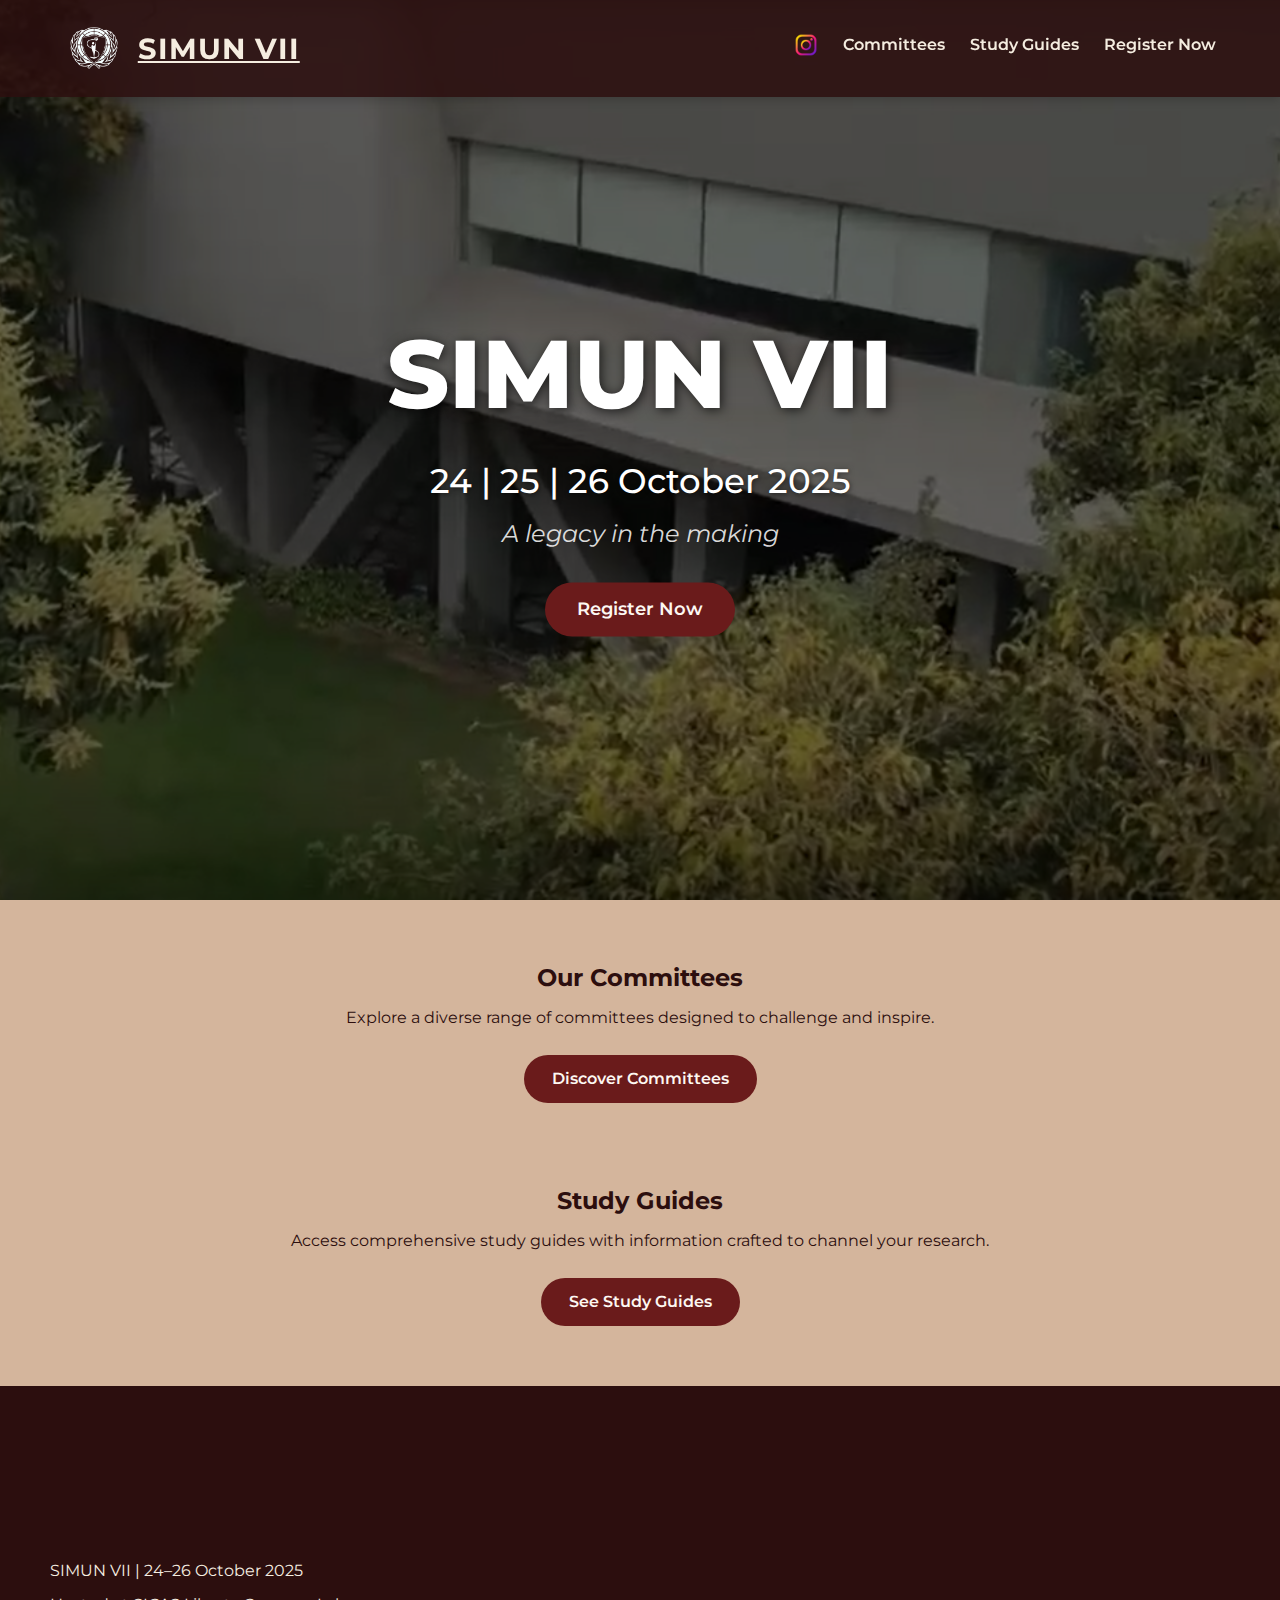
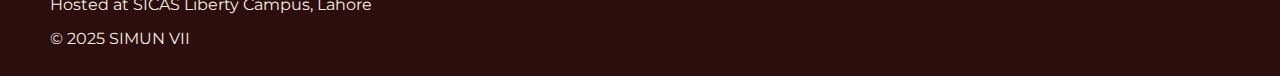
<file: index.html>
<!DOCTYPE html>
<html lang="en">
<head>
  <meta charset="UTF-8">
  <meta name="viewport" content="width=device-width, initial-scale=1.0">
  <title>SIMUN VII</title>
  <link rel="stylesheet" href="style.css">
  <link rel="stylesheet" href="https://fonts.googleapis.com/css2?family=Montserrat:wght@400;600;700&family=Open+Sans:wght@400;600&display=swap">
</head>

<body>
  <!-- Navbar -->
  <header>
    <nav class="navbar">
      <div class="logo-container">
        <a href="index.html">
          <img src="images/sicas-logo.png" alt="SICAS Logo" class="logo">
        </a>
        <a href="index.html" class="site-title">SIMUN VII</a>
      </div>

      <!-- Hamburger -->
      <div class="hamburger" id="hamburger">
        <span></span>
        <span></span>
        <span></span>
      </div>

      <!-- Nav Links -->
      <ul class="nav-links">
        <li>
          <a href="https://www.instagram.com/simunvii._/" target="_blank">
            <img src="images/instagram-logo.png" alt="Instagram" class="nav-ico" style="height:24px;">
          </a>
        </li>
        <li><a href="committees.html">Committees</a></li>
        <li><a href="studyguides.html">Study Guides</a></li>
        <li><a href="register.html">Register Now</a></li>
      </ul>
    </nav>
  </header>

  <!-- Hero Section -->
  <section class="hero">
    <div class="hero-content">
      <h1>SIMUN VII</h1>
      <div class="dates">24 | 25 | 26 October 2025</div>
      <div class="quote">A legacy in the making</div>
      <a href="register.html" class="btn">Register Now</a>
    </div>
  </section>

  <!-- Committees Section -->
  <section id="committees" class="section">
    <h2>Our Committees</h2>
    <p>Explore a diverse range of committees designed to challenge and inspire.</p>
    <a href="committees.html" class="btn btn-secondary">Discover Committees</a>
  </section>

  <!-- Study Guides Section -->
  <section id="studyguides" class="section">
    <h2>Study Guides</h2>
    <p>Access comprehensive study guides with information crafted to channel your research.</p>
    <a href="studyguides.html" class="btn btn-secondary">See Study Guides</a>
  </section>

  <!-- Footer -->
  <footer>
    <div class="footer-info">
      <p>SIMUN VII | 24–26 October 2025</p>
      <p>Hosted at SICAS Liberty Campus, Lahore</p>
      <p>© 2025 SIMUN VII</p>
    </div>
    <iframe 
      src="https://www.google.com/maps/embed?pb=!1m18!1m12!1m3!1d13605.600685320524!2d74.31897045076023!3d31.513167369253164!2m3!1f0!2f0!3f0!3m2!1i1024!2i768!4f13.1!3m3!1m2!1s0x3919045e6a53688f%3A0xede2774b0019b449!2sSICAS%20Liberty%20Complex%20SLC!5e0!3m2!1sen!2s!4v1758469439883!5m2!1sen!2s" 
      allowfullscreen="" 
      loading="lazy" 
      referrerpolicy="no-referrer-when-downgrade">
    </iframe>
  </footer>

  <!-- JS -->
  <script src="script.js"></script>

  <script>
  window.addEventListener("scroll", () => {
    const heroBg = document.querySelector(".hero::before");
  });

  // Fallback since we can't directly select ::before
  const hero = document.querySelector(".hero");
  window.addEventListener("scroll", () => {
    const scrollY = window.scrollY;
    hero.style.setProperty("--parallax-offset", scrollY * 0.4 + "px");
  });
</script>

</body>
</html>
</file>
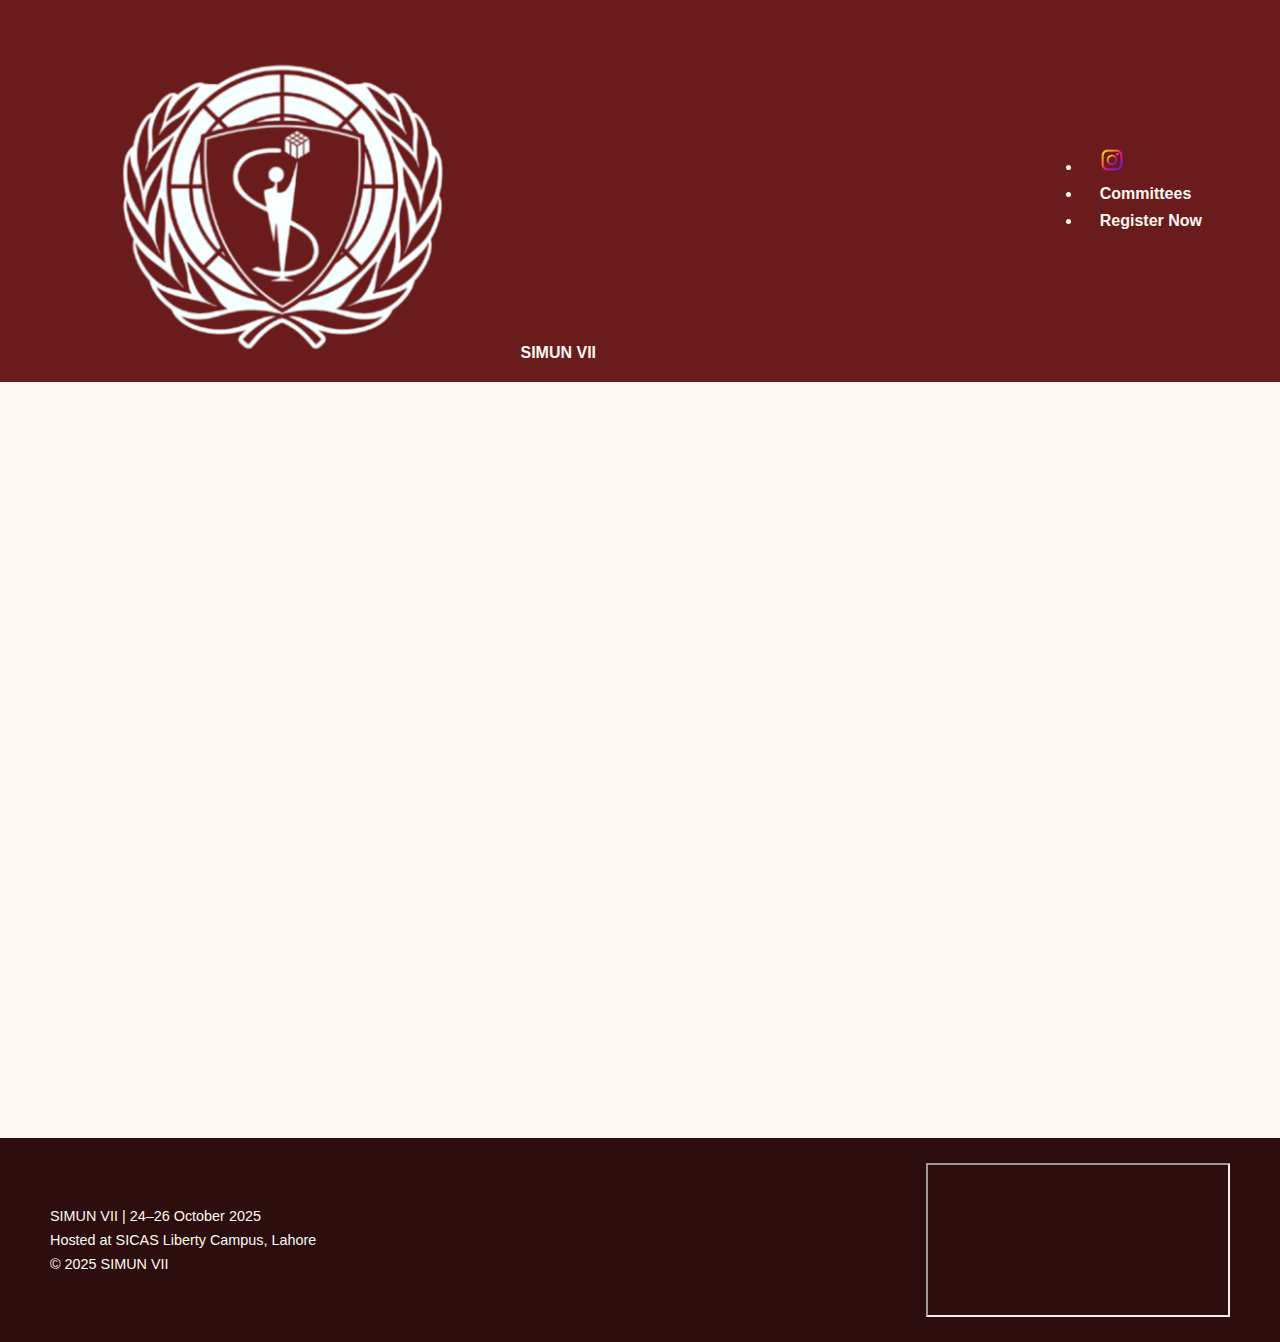
<file: adhoc.html>
<!DOCTYPE html>
<html lang="en">
<head>
  <meta charset="UTF-8">
  <meta name="viewport" content="width=device-width, initial-scale=1.0">
  <title>ADHOC | SIMUN VII</title>
  <link rel="stylesheet" href="allcommittees.css">
</head>

<body>
  <!-- Navbar -->
  <header>
    <nav class="navbar">
      <div class="logo-container">
        <a href="index.html">
          <img src="images/sicas-logo.png" alt="SICAS Logo" class="logo">
        </a>
        <a href="index.html" class="site-title">SIMUN VII</a>
      </div>

      <!-- Hamburger -->
      <div class="hamburger" id="hamburger">
        <span></span>
        <span></span>
        <span></span>
      </div>

      <!-- Nav Links -->
      <ul class="nav-links">
        <li>
          <a href="https://www.instagram.com/simunvii._/" target="_blank">
            <img src="images/instagram-logo.png" alt="Instagram" class="nav-ico" style="height:24px;">
          </a>
        </li>
        <li><a href="committees.html">Committees</a></li>
        <li><a href="register.html">Register Now</a></li>
      </ul>
    </nav>
  </header>


  <!-- Committee Section -->
<section class="committee-section">
  <div class="committee-container">
    <h1 class="committee-title">Ad Hoc Committee</h1>
    <h2 class="committee-agenda">Agenda to be revealed on spot</h2>
    <p class="committee-desc">
      The Ad Hoc Committee at SIMUN is a dynamic arena of diplomacy, secrecy, and strategy. Delegates enter without prior knowledge of the exact agenda, facing unpredictable global crises that demand swift thinking and collaboration under pressure. This committee is designed for experienced delegates who excel at adapting to fast-changing situations and crafting policy solutions in real time.
    </p>
    <p class="committee-desc">
      It pushes participants beyond traditional debate formats, emphasizing crisis management, negotiation, and real-world political maneuvering. Every session brings new intelligence updates, challenges, and alliances that redefine the balance of power. At SIMUN, the Ad Hoc Committee embodies the spirit of elite diplomacy — where every decision counts, and adaptability becomes the ultimate diplomatic weapon.
    </p>
    <p class="committee-note">
      There is no study guide for this committee.
  </div>
</section>


  <!-- Footer -->
  <footer>
    <div class="footer-info">
      <p>SIMUN VII | 24–26 October 2025</p>
      <p>Hosted at SICAS Liberty Campus, Lahore</p>
      <p>© 2025 SIMUN VII</p>
    </div>
    <iframe src="https://www.google.com/maps/embed?pb=!1m18!1m12!1m3!1d13605.600685320524!2d74.31897045076023!3d31.513167369253164!2m3!1f0!2f0!3f0!3m2!1i1024!2i768!4f13.1!3m3!1m2!1s0x3919045e6a53688f%3A0xede2774b0019b449!2sSICAS%20Liberty%20Complex%20SLC!5e0!3m2!1sen!2s!4v1758469439883!5m2!1sen!2s" allowfullscreen="" loading="lazy" referrerpolicy="no-referrer-when-downgrade"></iframe>
  </footer>
<script src="script.js"></script>
</body>
</html>
</file>
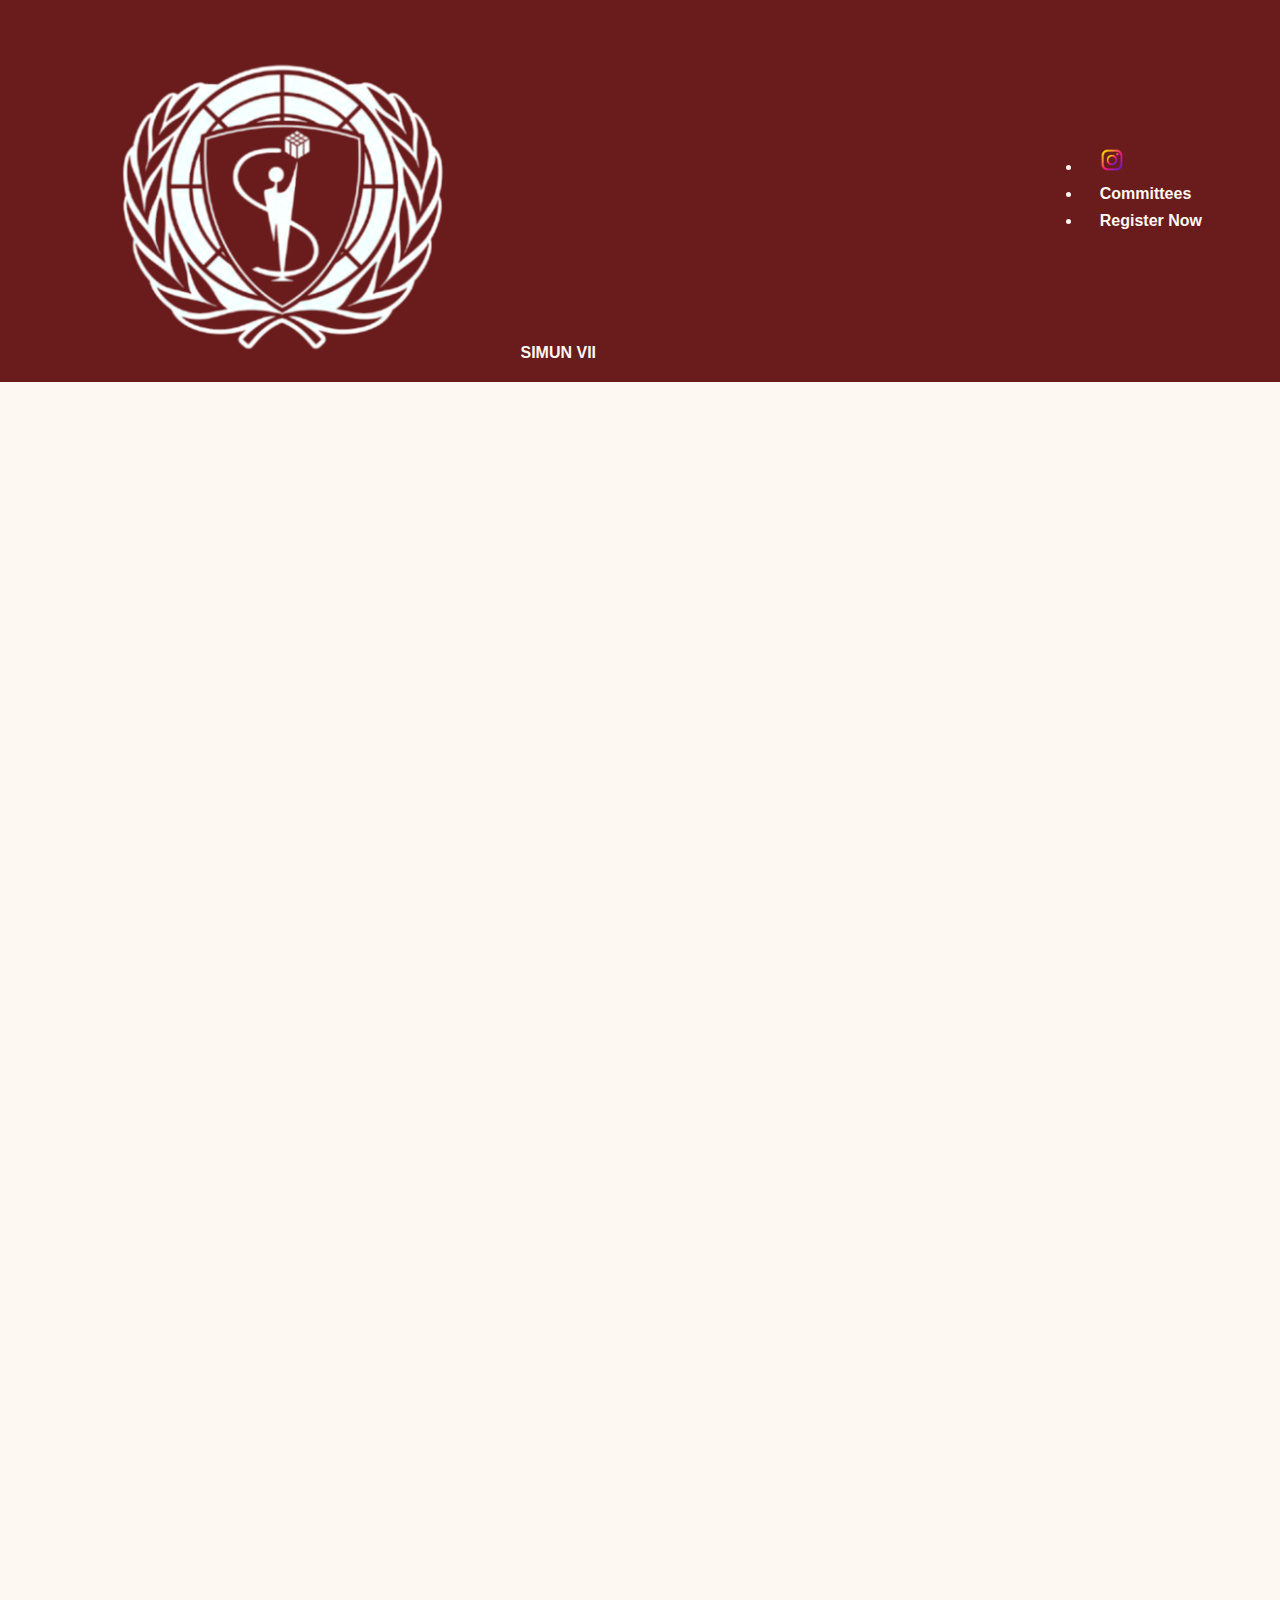
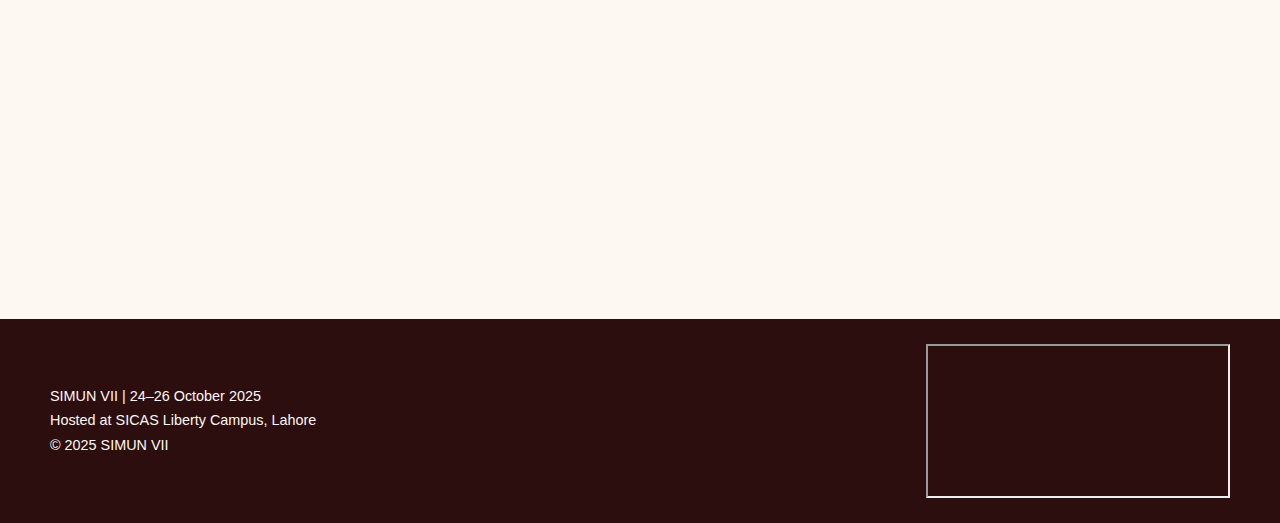
<file: disec.html>
<!DOCTYPE html>
<html lang="en">
<head>
  <meta charset="UTF-8">
  <meta name="viewport" content="width=device-width, initial-scale=1.0">
  <title>DISEC</title>
  <link rel="stylesheet" href="allcommittees.css">
</head>

<body>
  <!-- Navbar -->
  <header>
    <nav class="navbar">
      <div class="logo-container">
        <a href="index.html">
          <img src="images/sicas-logo.png" alt="SICAS Logo" class="logo">
        </a>
        <a href="index.html" class="site-title">SIMUN VII</a>
      </div>

      <!-- Hamburger -->
      <div class="hamburger" id="hamburger">
        <span></span>
        <span></span>
        <span></span>
      </div>

      <!-- Nav Links -->
      <ul class="nav-links">
        <li>
          <a href="https://www.instagram.com/simunvii._/" target="_blank">
            <img src="images/instagram-logo.png" alt="Instagram" class="nav-ico" style="height:24px;">
          </a>
        </li>
        <li><a href="committees.html">Committees</a></li>
        <li><a href="register.html">Register Now</a></li>
      </ul>
    </nav>
  </header>


  <!-- Committee Section -->
<section class="committee-section">
  <div class="committee-container">
    <h1 class="committee-title">DISEC</h1>
    <h2 class="committee-agenda">Agenda A - The Question of Nuclear Non-Proliferation: Implications of the U.S. Withdrawal from the JCPOA</h2>
    <h2 class="committee-agenda">Agenda B - The Question of Preventing the Proliferation and Misuse of Biological Weapons in the 21st Century</h2>
    <p class="committee-desc">
      The Disarmament and International Security Committee (DISEC) addresses some of the most pressing challenges to global peace and stability. As the first committee of the United Nations General Assembly, it focuses on issues of international security, disarmament, arms control, and global conflict resolution. Delegates are expected to balance national interests with the pursuit of collective security, crafting innovative policies that uphold diplomacy while addressing the complexities of modern warfare, nuclear proliferation, and emerging threats.
    </p>

    <section class="pdf-section">
      <div class="pdf-box">
        <h2>Study Guide</h2>
        <iframe src="pdfs/SIMUN_DISEC_STUDYGUIDE.pdf"></iframe>
        <a href="pdfs/SIMUN_DISEC_STUDYGUIDE.pdf" target="_blank" class="btn">Download Study Guide</a>
      </div>
    </section>
  </div>
</section>


  <!-- Footer -->
  <footer>
    <div class="footer-info">
      <p>SIMUN VII | 24–26 October 2025</p>
      <p>Hosted at SICAS Liberty Campus, Lahore</p>
      <p>© 2025 SIMUN VII</p>
    </div>
    <iframe src="https://www.google.com/maps/embed?pb=!1m18!1m12!1m3!1d13605.600685320524!2d74.31897045076023!3d31.513167369253164!2m3!1f0!2f0!3f0!3m2!1i1024!2i768!4f13.1!3m3!1m2!1s0x3919045e6a53688f%3A0xede2774b0019b449!2sSICAS%20Liberty%20Complex%20SLC!5e0!3m2!1sen!2s!4v1758469439883!5m2!1sen!2s" allowfullscreen="" loading="lazy" referrerpolicy="no-referrer-when-downgrade"></iframe>
  </footer>
<script src="script.js"></script>
</body>
</html>
</file>
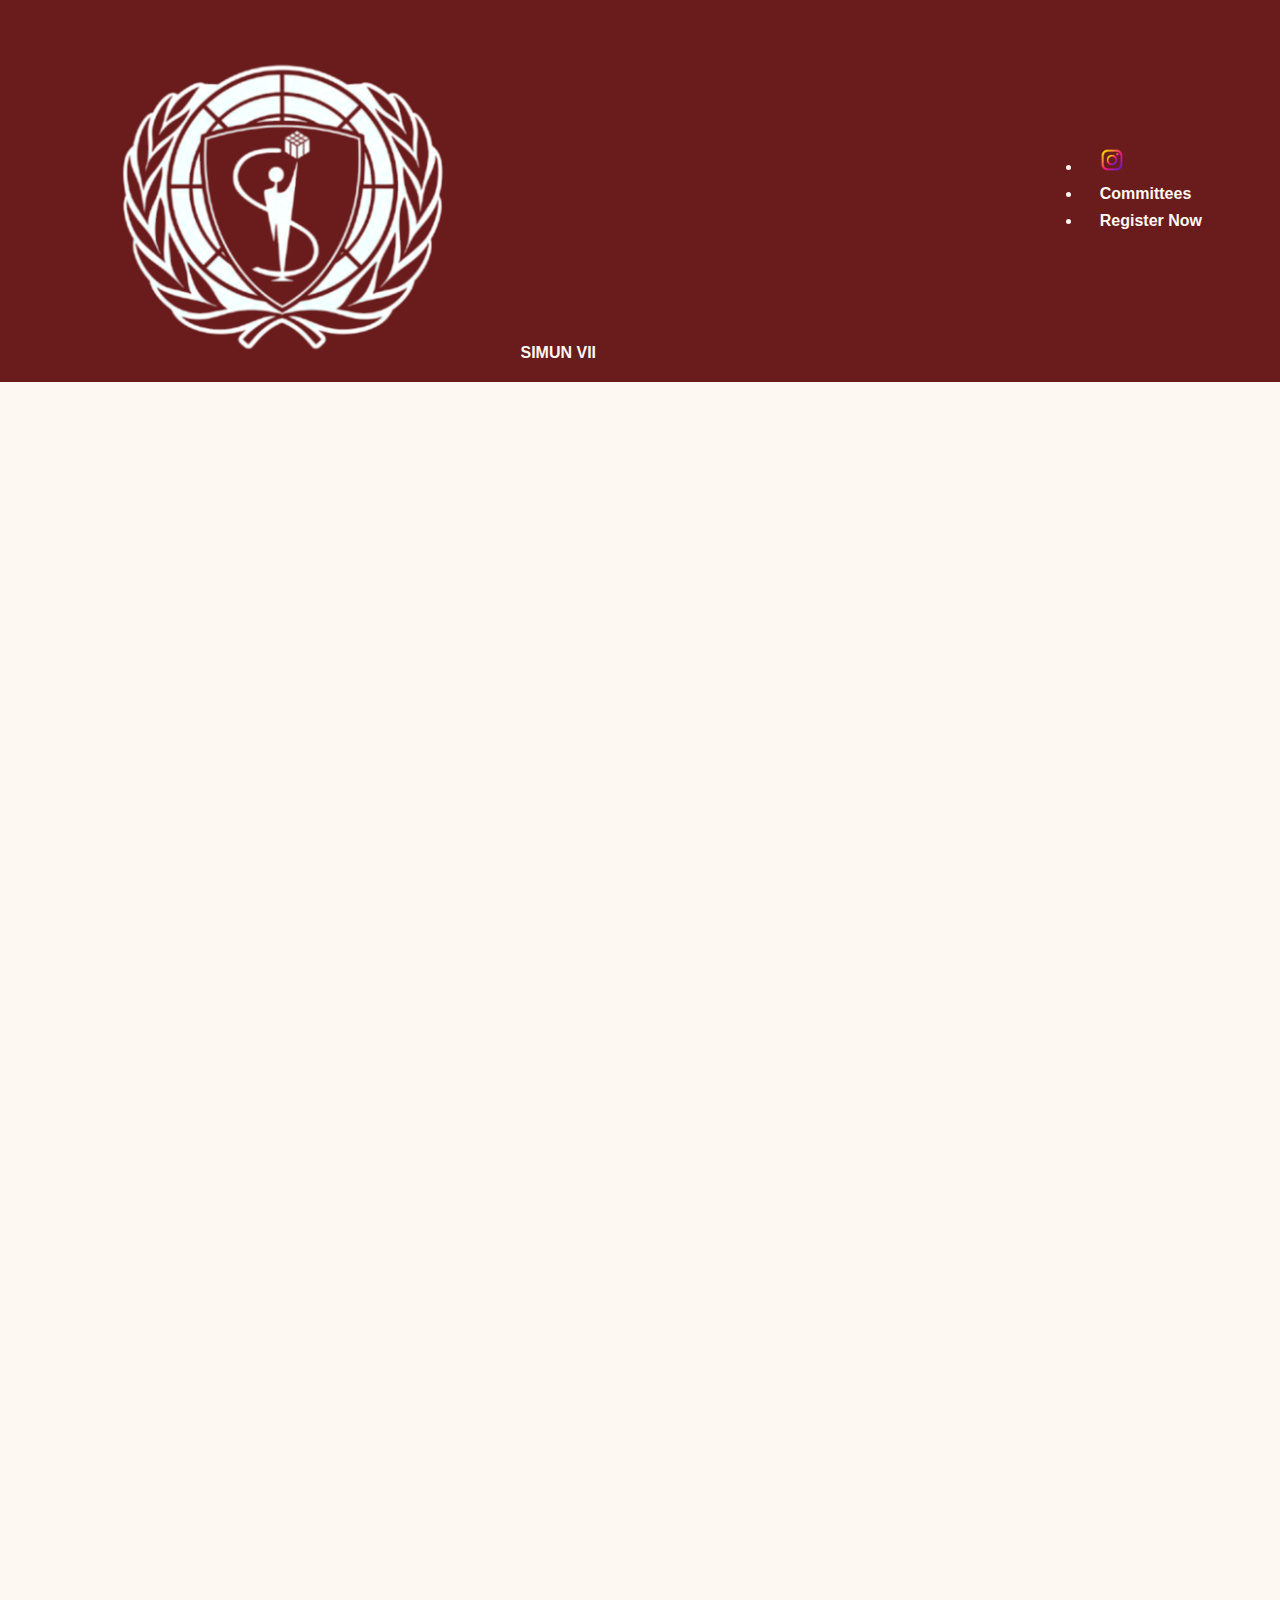
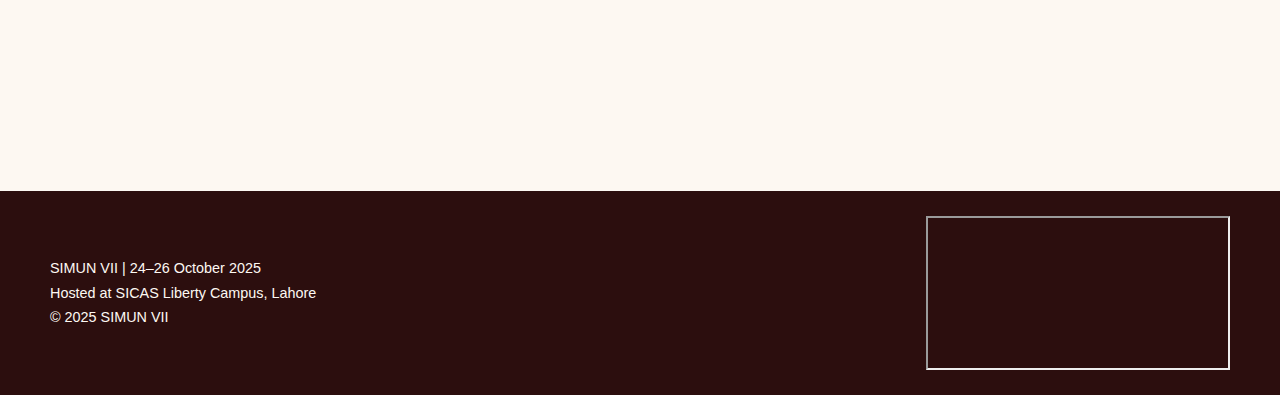
<file: fantasy-unsc.html>
<!DOCTYPE html>
<html lang="en">
<head>
  <meta charset="UTF-8">
  <meta name="viewport" content="width=device-width, initial-scale=1.0">
  <title>Fantasy UNSC</title>
  <link rel="stylesheet" href="allcommittees.css">
</head>

<body>
  <!-- Navbar -->
  <header>
    <nav class="navbar">
      <div class="logo-container">
        <a href="index.html">
          <img src="images/sicas-logo.png" alt="SICAS Logo" class="logo">
        </a>
        <a href="index.html" class="site-title">SIMUN VII</a>
      </div>

      <!-- Hamburger -->
      <div class="hamburger" id="hamburger">
        <span></span>
        <span></span>
        <span></span>
      </div>

      <!-- Nav Links -->
      <ul class="nav-links">
        <li>
          <a href="https://www.instagram.com/simunvii._/" target="_blank">
            <img src="images/instagram-logo.png" alt="Instagram" class="nav-ico" style="height:24px;">
          </a>
        </li>
        <li><a href="committees.html">Committees</a></li>
        <li><a href="register.html">Register Now</a></li>
      </ul>
    </nav>
  </header>


  <!-- Committee Section -->
<section class="committee-section">
  <div class="committee-container">
    <h1 class="committee-title">Fantasy UNSC</h1>
    <h2 class="committee-agenda">Discussing the Escalating Border Conflict Between Boravia and Jarhanpur and Its Implications for Regional and International Peace.</h2>
    <p class="committee-desc">
         The Fantasy UNSC blurs the boundaries between realism and imagination, 
      reimagining international relations through creative scenarios that defy the conventional. 
      Delegates will engage in speculative diplomacy — where history, fiction, and future collide — to confront crises that may never happen, 
      yet reveal truths about our present world. 
      This is a committee for the visionaries, for those who challenge limits, and for those who believe diplomacy can exist even in the impossible.
    </p>

    <section class="pdf-section">
      <div class="pdf-box">
        <h2>Study Guide</h2>
        <iframe src="pdfs/SIMUN_FANTASYUNSC_STUDYGUIDE.pdf"></iframe>
        <a href="pdfs/SIMUN_FANTASYUNSC_STUDYGUIDE.pdf" target="_blank" class="btn">Download Study Guide</a>
      </div>
    </section>
  </div>
</section>


  <!-- Footer -->
  <footer>
    <div class="footer-info">
      <p>SIMUN VII | 24–26 October 2025</p>
      <p>Hosted at SICAS Liberty Campus, Lahore</p>
      <p>© 2025 SIMUN VII</p>
    </div>
    <iframe src="https://www.google.com/maps/embed?pb=!1m18!1m12!1m3!1d13605.600685320524!2d74.31897045076023!3d31.513167369253164!2m3!1f0!2f0!3f0!3m2!1i1024!2i768!4f13.1!3m3!1m2!1s0x3919045e6a53688f%3A0xede2774b0019b449!2sSICAS%20Liberty%20Complex%20SLC!5e0!3m2!1sen!2s!4v1758469439883!5m2!1sen!2s" allowfullscreen="" loading="lazy" referrerpolicy="no-referrer-when-downgrade"></iframe>
  </footer>
<script src="script.js"></script>
</body>
</html>
</file>
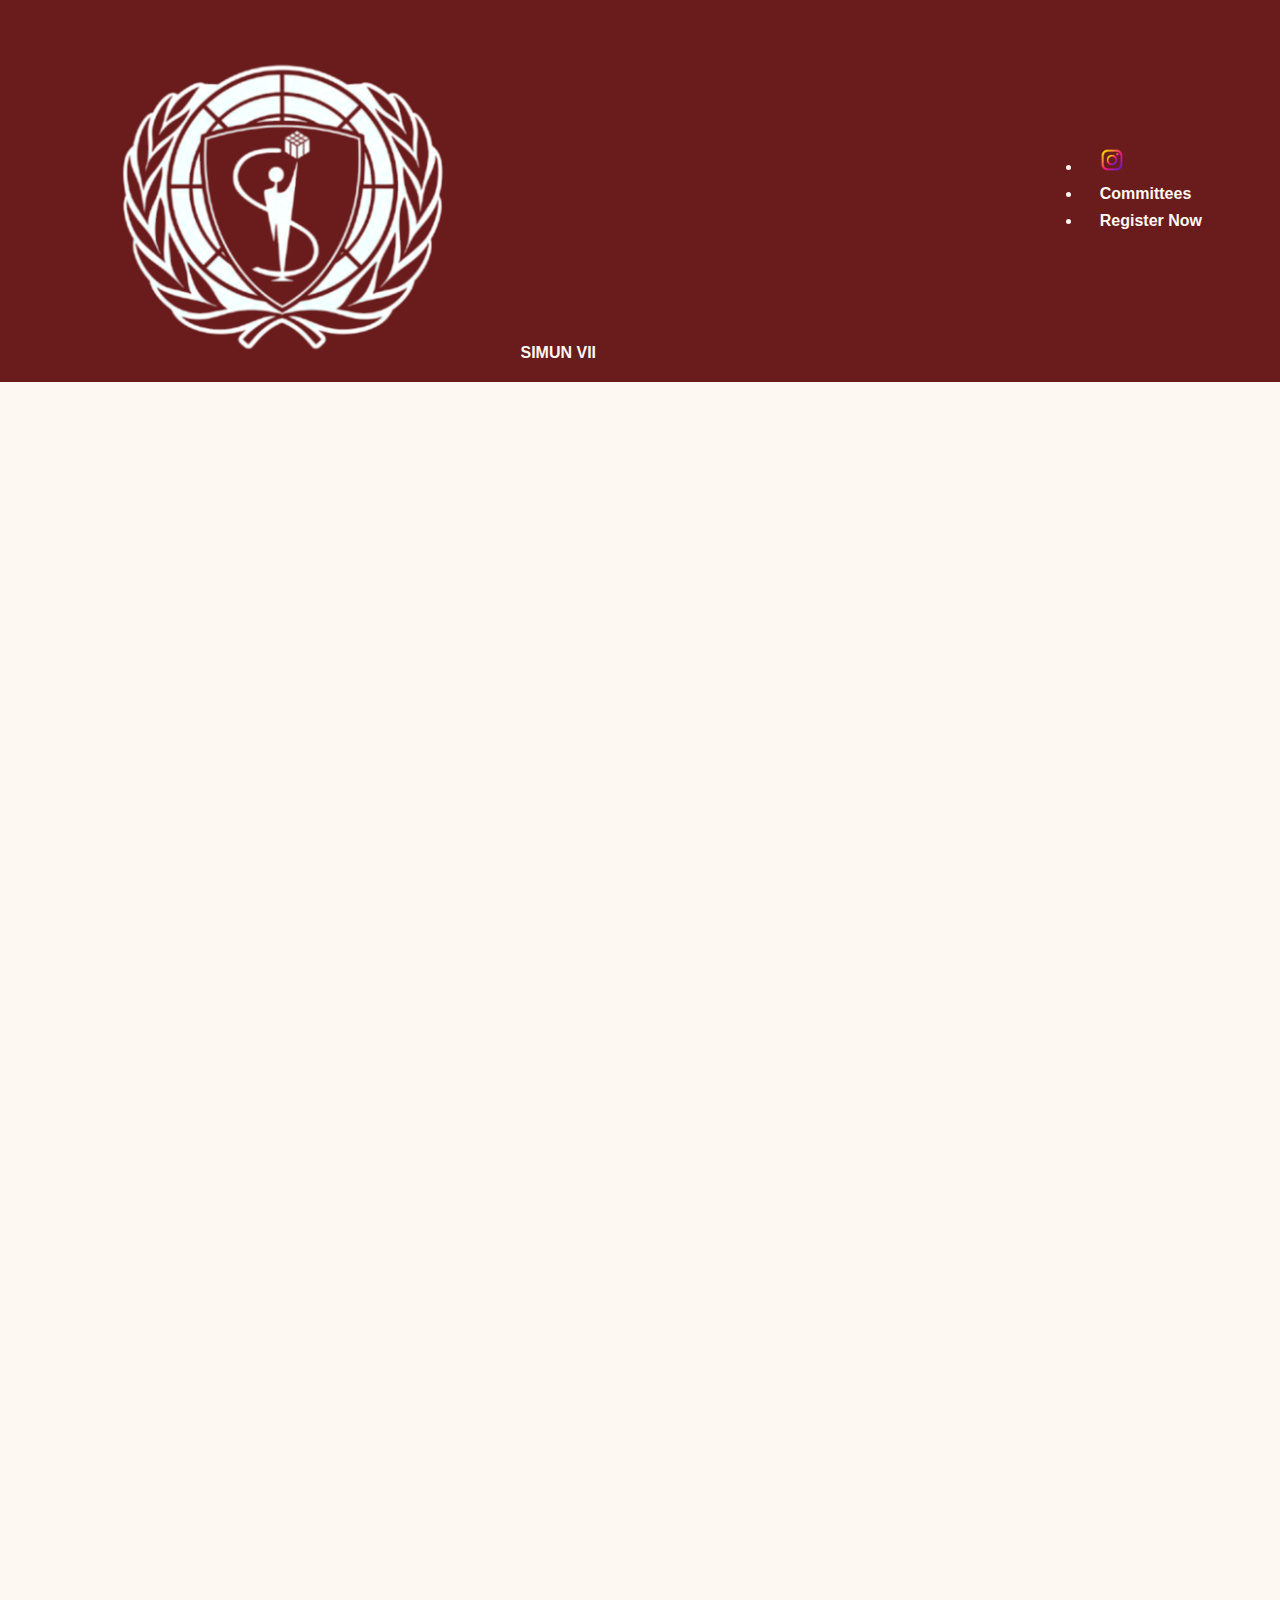
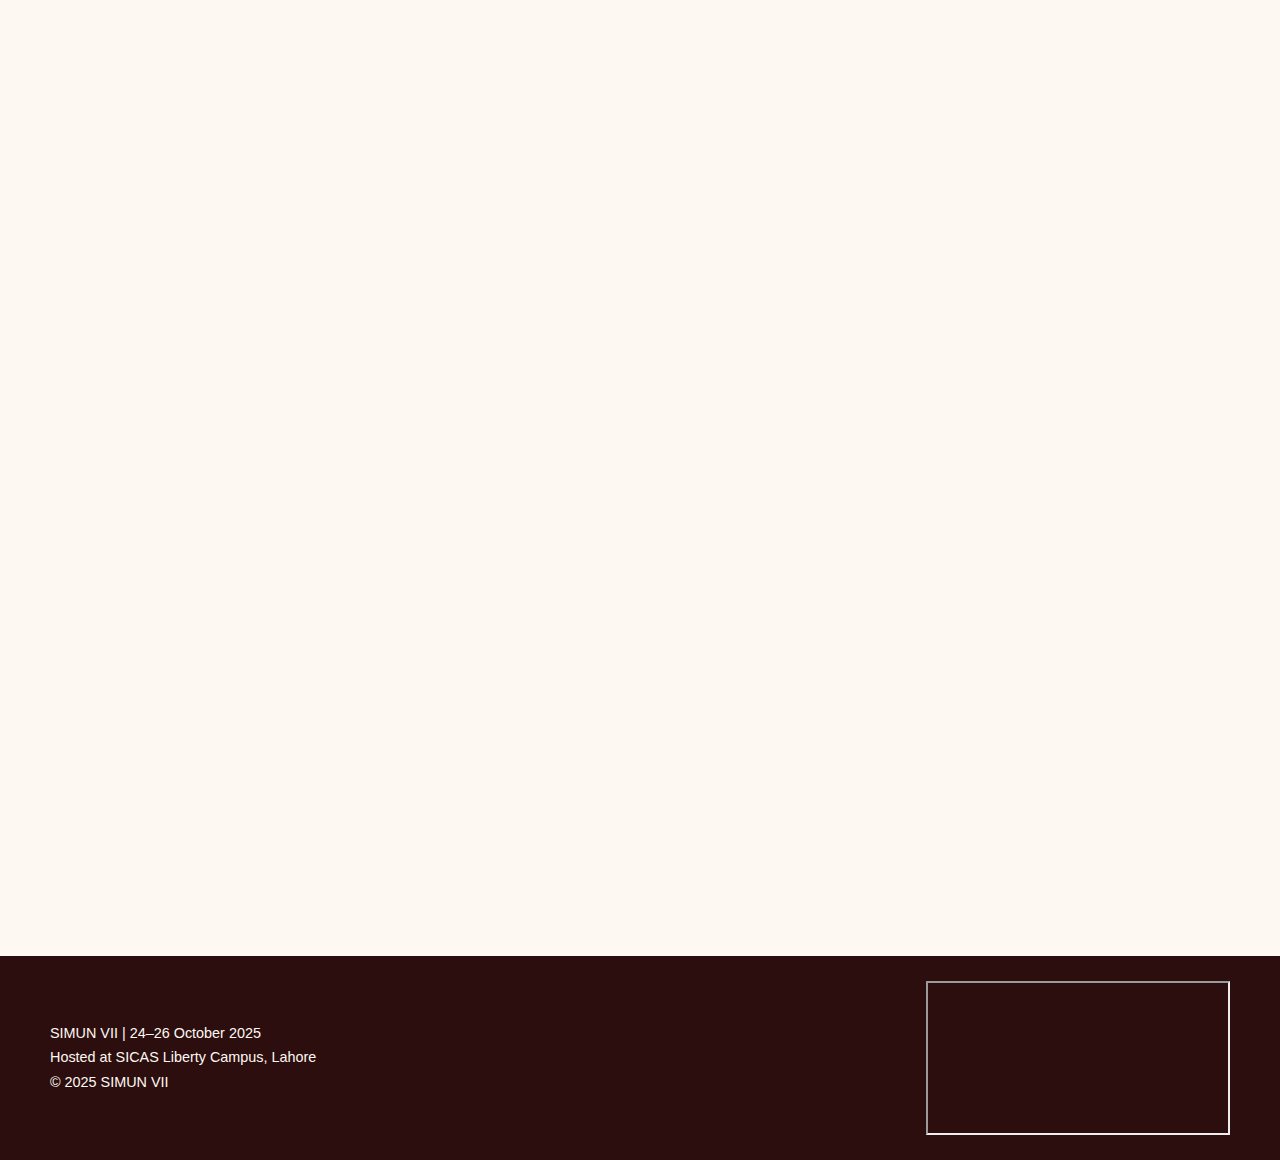
<file: manhattan.html>
<!DOCTYPE html>
<html lang="en">
<head>
  <meta charset="UTF-8">
  <meta name="viewport" content="width=device-width, initial-scale=1.0">
  <title>Manhattan Engineer District </title>
  <link rel="stylesheet" href="allcommittees.css">
</head>

<body>
  <!-- Navbar -->
  <header>
    <nav class="navbar">
      <div class="logo-container">
        <a href="index.html">
          <img src="images/sicas-logo.png" alt="SICAS Logo" class="logo">
        </a>
        <a href="index.html" class="site-title">SIMUN VII</a>
      </div>

      <!-- Hamburger -->
      <div class="hamburger" id="hamburger">
        <span></span>
        <span></span>
        <span></span>
      </div>

      <!-- Nav Links -->
      <ul class="nav-links">
        <li>
          <a href="https://www.instagram.com/simunvii._/" target="_blank">
            <img src="images/instagram-logo.png" alt="Instagram" class="nav-ico" style="height:24px;">
          </a>
        </li>
        <li><a href="committees.html">Committees</a></li>
        <li><a href="register.html">Register Now</a></li>
      </ul>
    </nav>
  </header>


<section class="committee-section">
  <div class="committee-container">
    <h1 class="committee-title">Manhattan Engineer District</h1>
        <h2 class="committee-agenda">The Development and Deployment of Nuclear Power during World War II</h2>
    <p class="committee-desc">
      The Manhattan Engineer District committee places delegates in the heart of the Second World War’s most secretive and consequential project — 
      the development of the atomic bomb. Delegates will step into the shoes of scientists, policymakers, and military leaders 
      navigating the moral, scientific, and political dilemmas of nuclear innovation. 
      This committee fuses history and ethics, urging participants to question not only what can be done, but what should be done, 
      in the pursuit of power and progress.
    </p>


    <section class="pdf-section">
      <div class="pdf-box">
        <h2>Study Guide</h2>
        <iframe src="pdfs/SIMUN_MED_STUDYGUIDE.pdf"></iframe>
        <a href="pdfs/SIMUN_MED_STUDYGUIDE.pdf" target="_ blank" class="btn">Download Study Guide</a>
      </div>

      <div class="pdf-box">
        <h2>Personality Portfolio</h2>
        <iframe src="pdfs/SIMUN_MED_PERSONALITYPORTFOLIO.pdf"></iframe>
        <a href="pdfs/SIMUN_MED_PERSONALITYPORTFOLIO.pdf" target="_ blank" class="btn">Download Personality Portfolio</a>
      </div>
    </section>
  </div>
</section>

  <!-- Footer -->
  <footer>
    <div class="footer-info">
      <p>SIMUN VII | 24–26 October 2025</p>
      <p>Hosted at SICAS Liberty Campus, Lahore</p>
      <p>© 2025 SIMUN VII</p>
    </div>
    <iframe src="https://www.google.com/maps/embed?pb=!1m18!1m12!1m3!1d13605.600685320524!2d74.31897045076023!3d31.513167369253164!2m3!1f0!2f0!3f0!3m2!1i1024!2i768!4f13.1!3m3!1m2!1s0x3919045e6a53688f%3A0xede2774b0019b449!2sSICAS%20Liberty%20Complex%20SLC!5e0!3m2!1sen!2s!4v1758469439883!5m2!1sen!2s" allowfullscreen="" loading="lazy" referrerpolicy="no-referrer-when-downgrade"></iframe>
  </footer>
<script src="script.js"></script>
</body>
</html>
</file>
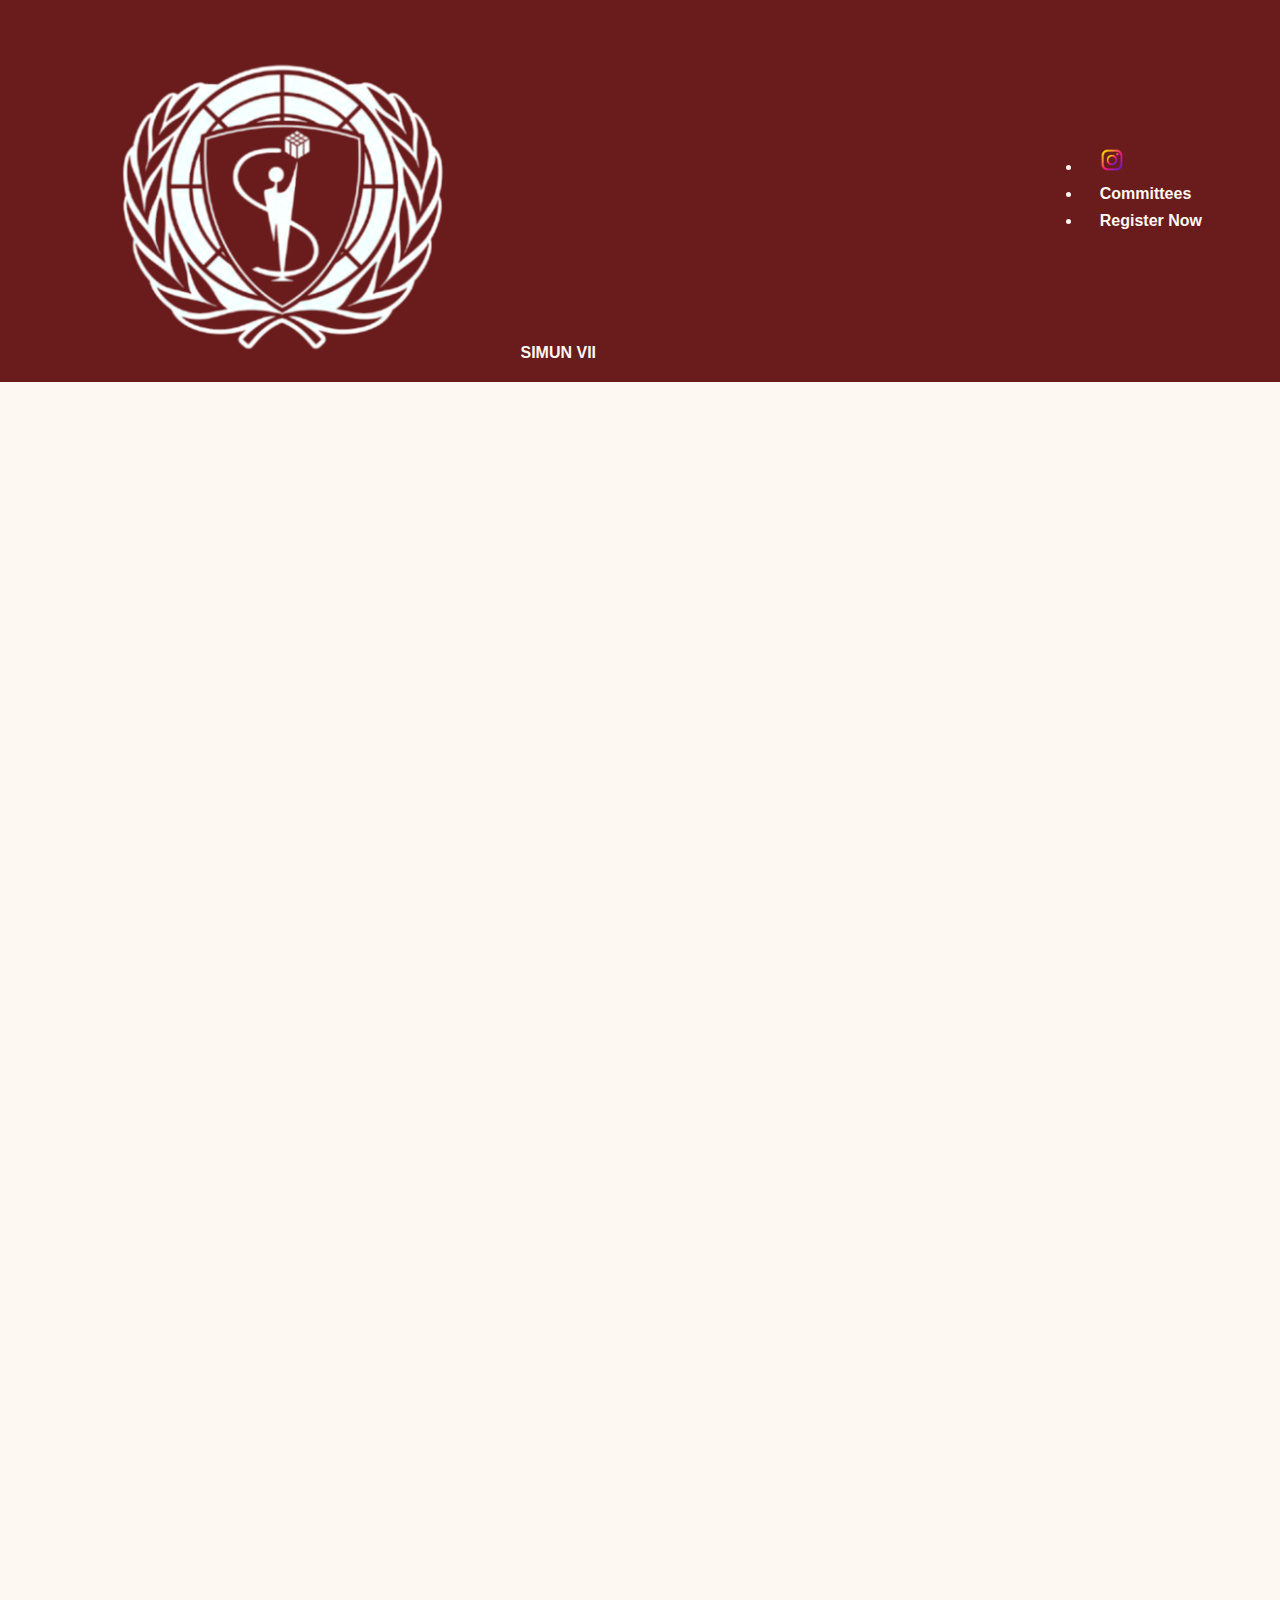
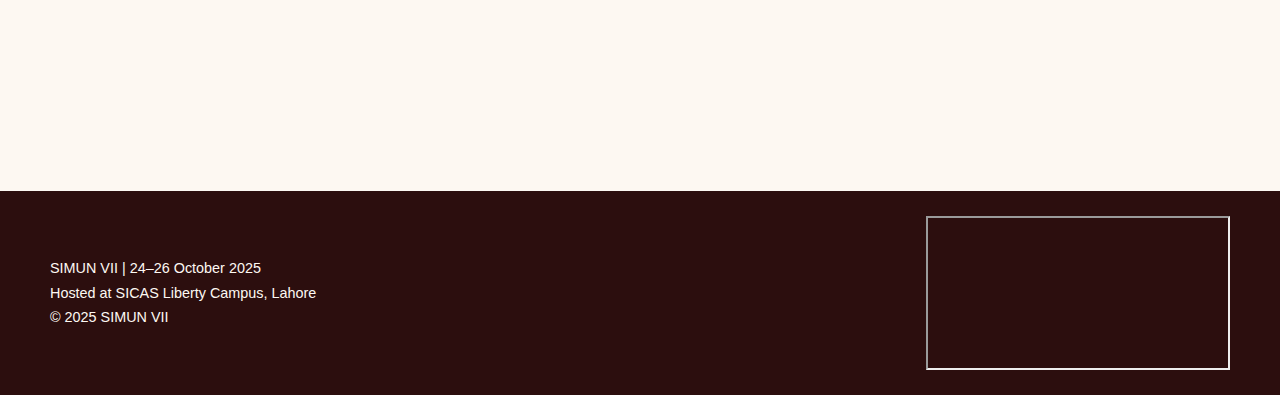
<file: pna.html>
<!DOCTYPE html>
<html lang="en">
<head>
  <meta charset="UTF-8">
  <meta name="viewport" content="width=device-width, initial-scale=1.0">
  <title>ADHOC | SIMUN VII</title>
  <link rel="stylesheet" href="allcommittees.css">
</head>

<body>
  <!-- Navbar -->
  <header>
    <nav class="navbar">
      <div class="logo-container">
        <a href="index.html">
          <img src="images/sicas-logo.png" alt="SICAS Logo" class="logo">
        </a>
        <a href="index.html" class="site-title">SIMUN VII</a>
      </div>

      <!-- Hamburger -->
      <div class="hamburger" id="hamburger">
        <span></span>
        <span></span>
        <span></span>
      </div>

      <!-- Nav Links -->
      <ul class="nav-links">
        <li>
          <a href="https://www.instagram.com/simunvii._/" target="_blank">
            <img src="images/instagram-logo.png" alt="Instagram" class="nav-ico" style="height:24px;">
          </a>
        </li>
        <li><a href="committees.html">Committees</a></li>
        <li><a href="register.html">Register Now</a></li>
      </ul>
    </nav>
  </header>


  <!-- Committee Section -->
<section class="committee-section">
  <div class="committee-container">
    <h1 class="committee-title">PNA</h1>
    <h2 class="committee-agenda">The Situation in Pakistan (2007): Investigating the Assassination of Former Prime Minister Benazir Bhutto and Its Implications for International Peace and Security</h2>
    <p class="committee-desc">
        The Pakistan National Assembly committee brings domestic politics to the forefront, simulating the heart of national decision-making. 
      Delegates represent political figures, parties, and perspectives within Pakistan’s parliamentary framework — 
      debating legislation, governance, and social reform. 
      The committee demands rhetorical finesse, factual awareness, and political instinct, 
      allowing participants to experience the intensity of policy-making in a developing democracy.
    </p>

    <section class="pdf-section">
      <div class="pdf-box">
        <h2>Study Guide</h2>
        <iframe src="pdfs/SIMUN_PNA_STUDYGUIDE.pdf"></iframe>
        <a href="pdfs/SIMUN_PNA_STUDYGUIDE.pdf" target="_blank" class="btn">Download Study Guide</a>
      </div>
    </section>
  </div>
</section>


  <!-- Footer -->
  <footer>
    <div class="footer-info">
      <p>SIMUN VII | 24–26 October 2025</p>
      <p>Hosted at SICAS Liberty Campus, Lahore</p>
      <p>© 2025 SIMUN VII</p>
    </div>
    <iframe src="https://www.google.com/maps/embed?pb=!1m18!1m12!1m3!1d13605.600685320524!2d74.31897045076023!3d31.513167369253164!2m3!1f0!2f0!3f0!3m2!1i1024!2i768!4f13.1!3m3!1m2!1s0x3919045e6a53688f%3A0xede2774b0019b449!2sSICAS%20Liberty%20Complex%20SLC!5e0!3m2!1sen!2s!4v1758469439883!5m2!1sen!2s" allowfullscreen="" loading="lazy" referrerpolicy="no-referrer-when-downgrade"></iframe>
  </footer>
<script src="script.js"></script>
</body>
</html>
</file>
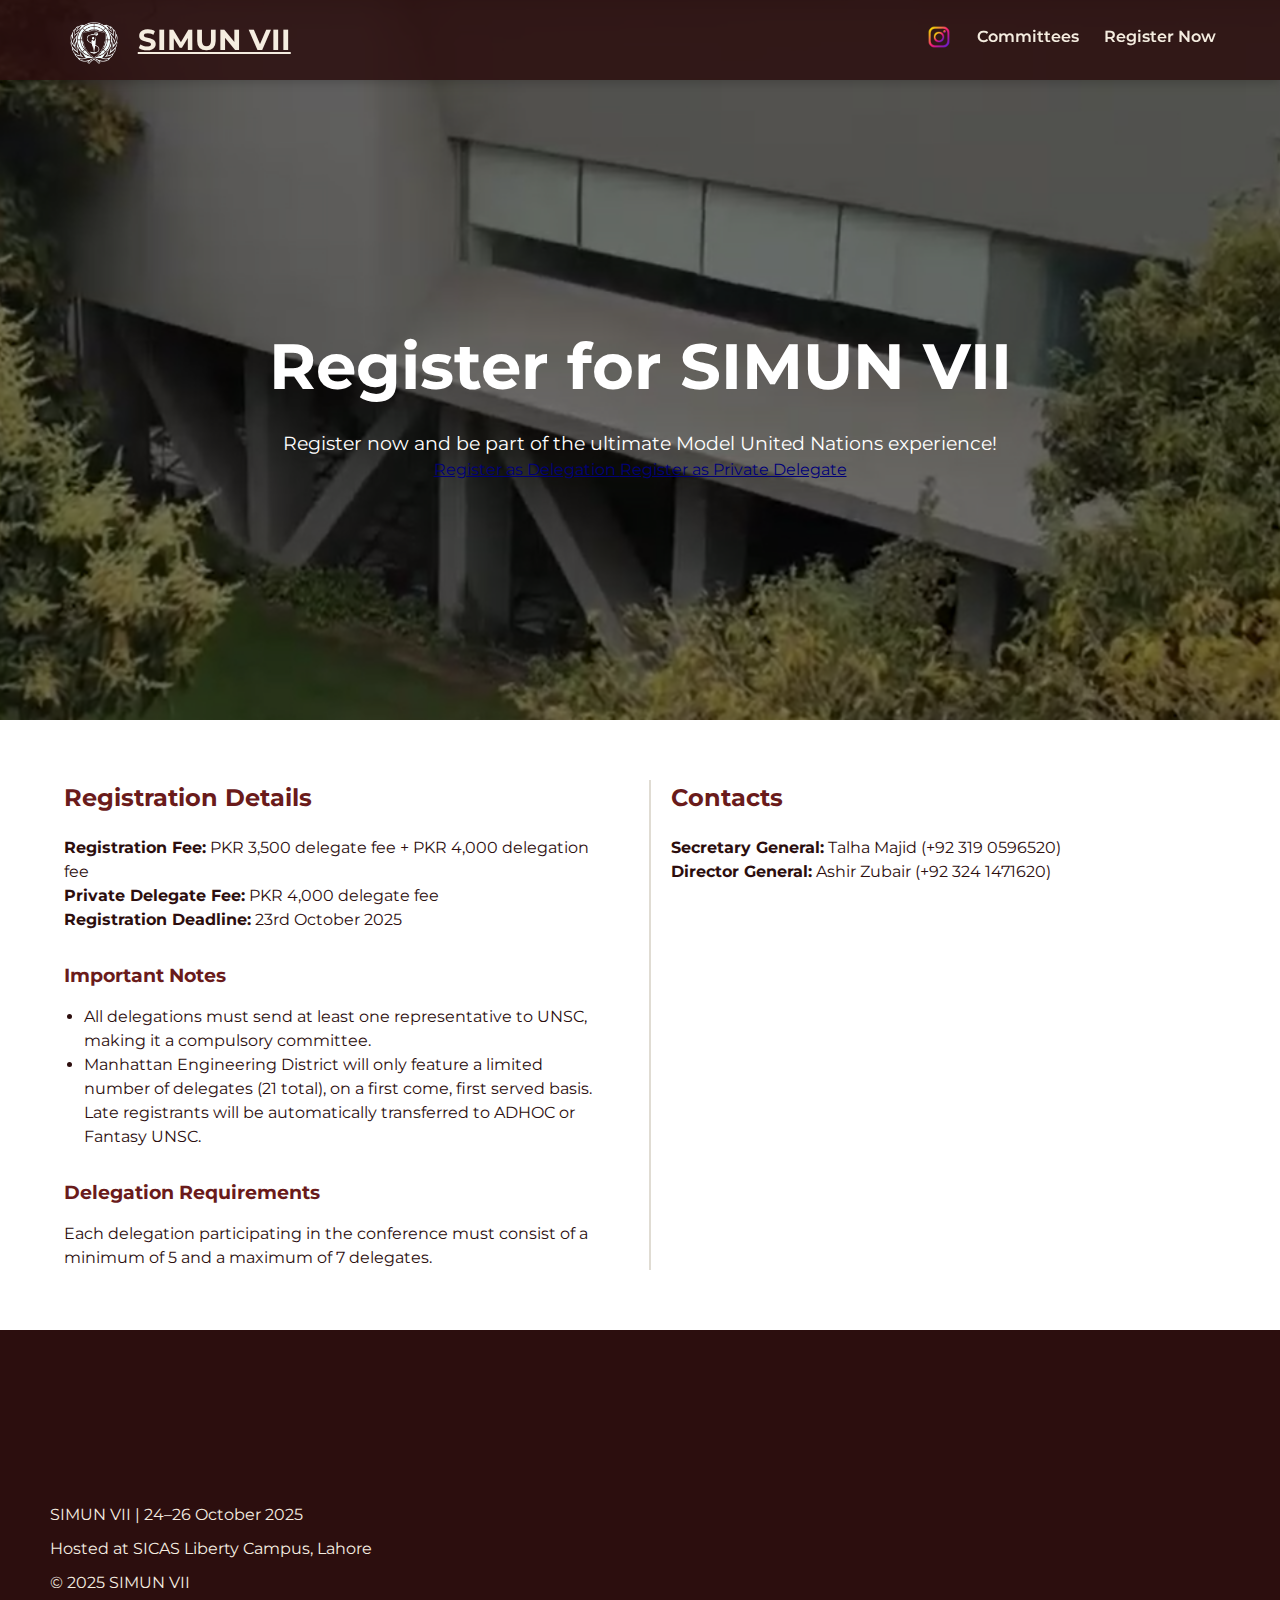
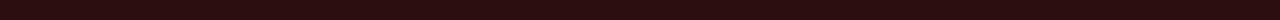
<file: register.html>
<!DOCTYPE html>
<html lang="en">
<head>
  <meta charset="UTF-8">
  <meta name="viewport" content="width=device-width, initial-scale=1.0">
  <title>Register | SIMUN VII</title>
  <link rel="stylesheet" href="register.css">
</head>
<body>
  <!-- Navbar -->
  <header>
    <nav class="navbar">
      <div class="logo-container">
        <a href="index.html">
          <img src="images/sicas-logo.png" alt="SICAS Logo" class="logo">
        </a>
        <a href="index.html" class="site-title">SIMUN VII</a>
      </div>

      <!-- Hamburger -->
      <div class="hamburger" id="hamburger">
        <span></span>
        <span></span>
        <span></span>
      </div>

      <!-- Nav Links -->
      <ul class="nav-links">
        <li>
          <a href="https://www.instagram.com/simunvii._/" target="_blank">
            <img src="images/instagram-logo.png" alt="Instagram" class="nav-ico" style="height:24px;">
          </a>
        </li>
        <li><a href="committees.html">Committees</a></li>
        <li><a href="register.html">Register Now</a></li>
      </ul>
    </nav>
  </header>

<!-- Hero Section -->
<section class="hero">
  <div class="hero-content">
    <h1>Register for SIMUN VII</h1>
    <p>Register now and be part of the ultimate Model United Nations experience!</p>
  <div class="hero-buttons">
    <a href="https://docs.google.com/forms/d/e/1FAIpQLSekjUoRYuHpjWtPEzhs2xCELEUEmh1b56E-vAXihUdWSc2SLQ/viewform?usp=header" target="_blank" class="register-del">
    Register as Delegation
    </a>
    <a href="https://docs.google.com/forms/d/e/1FAIpQLSe2Y-GXHUkJZ5fg3Ew2oHvjV_qICW2h-E4I9ScL0o7zbsZU5A/viewform" target="_blank" class="register-priv-del">
    Register as Private Delegate
    </a>
  </div>
</div>


  </div>
</section>

  <!-- Info Section -->
<!-- Registration Info Section -->
<section class="section" style="background-color: #ffffff; padding: 60px 5%;">
  <div style="display: flex; gap: 40px; max-width: 1200px; margin: 0 auto; flex-wrap: wrap;">
    
    <!-- Left Column -->
    <div style="flex: 1; min-width: 300px; text-align: left;">
      <h2 style="color: #6a1b1b; margin-bottom: 20px;">Registration Details</h2>
      
      <p><strong>Registration Fee:</strong> PKR 3,500 delegate fee + PKR 4,000 delegation fee </p>
            <p><strong>Private Delegate Fee:</strong> PKR 4,000 delegate fee</p>
      <p><strong>Registration Deadline:</strong> 23rd October 2025</p>

      <h3 style="color: #6a1b1b; margin-top: 30px; margin-bottom: 15px;">Important Notes</h3>
      <ul style="margin-left: 20px; margin-bottom: 30px;">
        <li>All delegations must send at least one representative to UNSC, making it a compulsory committee.</li>
        <li>Manhattan Engineering District will only feature a limited number of delegates (21 total), on a first come, first served basis. Late registrants will be automatically transferred to ADHOC or Fantasy UNSC.</li>
      </ul>

      <h3 style="color: #6a1b1b; margin-bottom: 15px;">Delegation Requirements</h3>
      <p>Each delegation participating in the conference must consist of a minimum of 5 and a maximum of 7 delegates.</p>
    </div>

    <!-- Right Column (Contacts) -->
    <div style="flex: 1; min-width: 300px; text-align: left; border-left: 2px solid #e0dcd3; padding-left: 20px;">
      <h2 style="color: #6a1b1b; margin-bottom: 20px;">Contacts</h2>
      <p><strong>Secretary General:</strong> Talha Majid (+92 319 0596520)</p>
      <p><strong>Director General:</strong> Ashir Zubair (+92 324 1471620)</p>
    </div>
    
  </div>
</section>

  <!-- Footer -->
  <footer>
    <div class="footer-info">
      <p>SIMUN VII | 24–26 October 2025</p>
      <p>Hosted at SICAS Liberty Campus, Lahore</p>
      <p>© 2025 SIMUN VII</p>
    </div>
    <iframe src="https://www.google.com/maps/embed?pb=!1m18!1m12!1m3!1d13605.600685320524!2d74.31897045076023!3d31.513167369253164!2m3!1f0!2f0!3f0!3m2!1i1024!2i768!4f13.1!3m3!1m2!1s0x3919045e6a53688f%3A0xede2774b0019b449!2sSICAS%20Liberty%20Complex%20SLC!5e0!3m2!1sen!2s!4v1758469439883!5m2!1sen!2s" allowfullscreen="" loading="lazy" referrerpolicy="no-referrer-when-downgrade"></iframe>
  </footer>
<script src="script.js"></script>
</body>
</html>
</file>
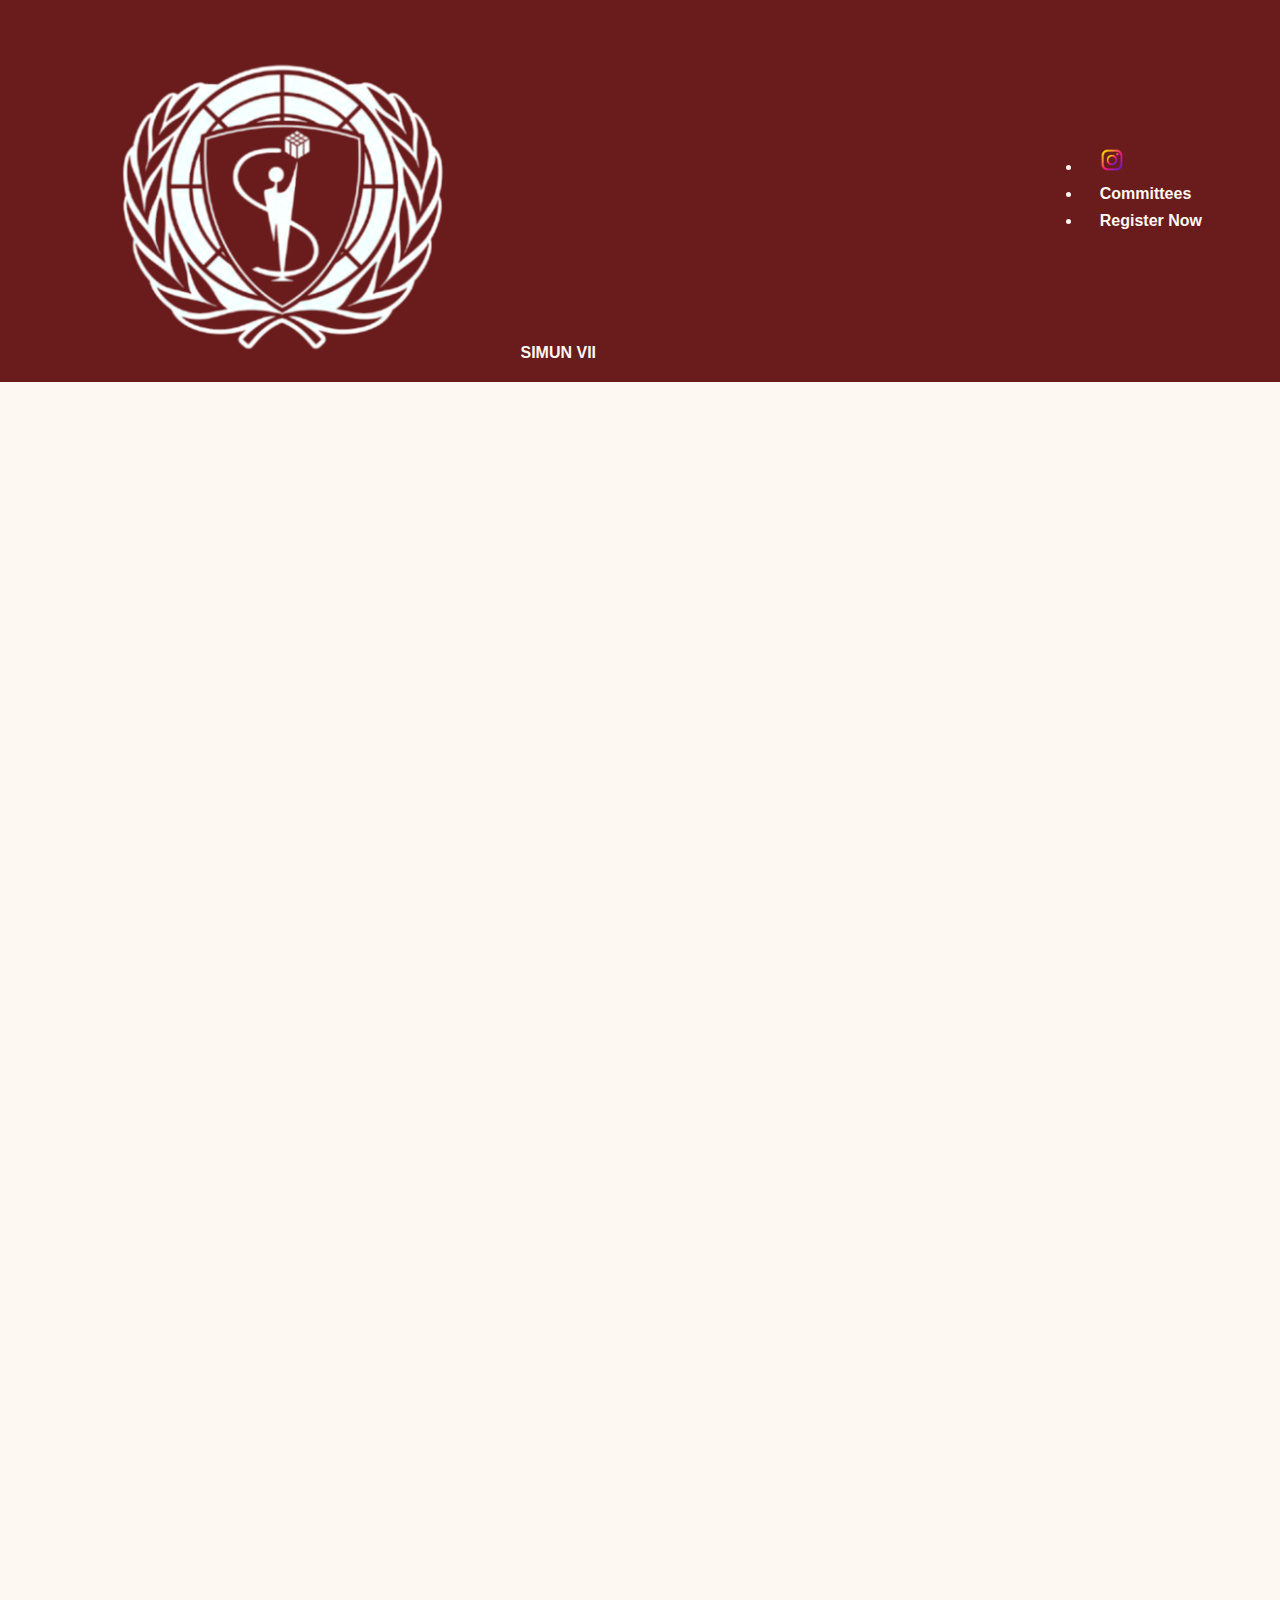
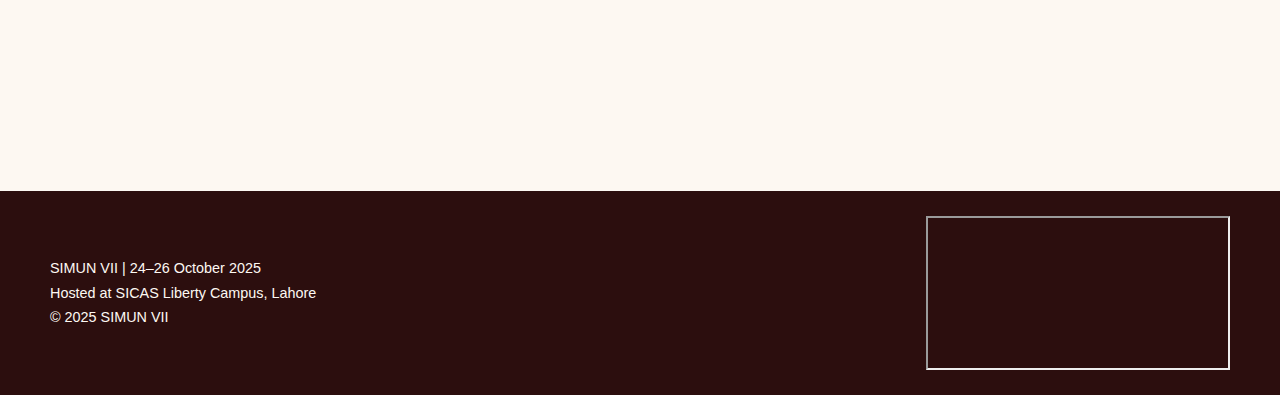
<file: sochum.html>
<!DOCTYPE html>
<html lang="en">
<head>
  <meta charset="UTF-8">
  <meta name="viewport" content="width=device-width, initial-scale=1.0">
  <title>ADHOC | SIMUN VII</title>
  <link rel="stylesheet" href="allcommittees.css">
</head>

<body>
  <!-- Navbar -->
  <header>
    <nav class="navbar">
      <div class="logo-container">
        <a href="index.html">
          <img src="images/sicas-logo.png" alt="SICAS Logo" class="logo">
        </a>
        <a href="index.html" class="site-title">SIMUN VII</a>
      </div>

      <!-- Hamburger -->
      <div class="hamburger" id="hamburger">
        <span></span>
        <span></span>
        <span></span>
      </div>

      <!-- Nav Links -->
      <ul class="nav-links">
        <li>
          <a href="https://www.instagram.com/simunvii._/" target="_blank">
            <img src="images/instagram-logo.png" alt="Instagram" class="nav-ico" style="height:24px;">
          </a>
        </li>
        <li><a href="committees.html">Committees</a></li>
        <li><a href="register.html">Register Now</a></li>
      </ul>
    </nav>
  </header>


  <!-- Committee Section -->
<section class="committee-section">
  <div class="committee-container">
    <h1 class="committee-title">SOCHUM</h1>
    <h2 class="committee-agenda">Exploring the psychological impact of war and conflict on communities in post-conflict zones.</h2>
    <p class="committee-desc">  The Third General Assembly Committee, SOCHUM, focuses on the protection and promotion of human rights, 
      the advancement of social justice, and the preservation of cultural diversity worldwide. 
      Delegates will debate issues that define the human experience — from refugee crises to digital privacy and gender equality — 
      while upholding the principles of compassion, inclusion, and accountability. 
      This committee calls for empathy-driven diplomacy and the courage to confront injustice on a global scale.
    </p>

    <section class="pdf-section">
      <div class="pdf-box">
        <h2>Study Guide</h2>
        <iframe src="pdfs/SIMUN_SOCHUM_STUDYGUIDE.pdf"></iframe>
        <a href="pdfs/SIMUN_SOCHUM_STUDYGUIDE.pdf" target="_blank" class="btn">Download Study Guide</a>
      </div>
    </section>
  </div>
</section>


  <!-- Footer -->
  <footer>
    <div class="footer-info">
      <p>SIMUN VII | 24–26 October 2025</p>
      <p>Hosted at SICAS Liberty Campus, Lahore</p>
      <p>© 2025 SIMUN VII</p>
    </div>
    <iframe src="https://www.google.com/maps/embed?pb=!1m18!1m12!1m3!1d13605.600685320524!2d74.31897045076023!3d31.513167369253164!2m3!1f0!2f0!3f0!3m2!1i1024!2i768!4f13.1!3m3!1m2!1s0x3919045e6a53688f%3A0xede2774b0019b449!2sSICAS%20Liberty%20Complex%20SLC!5e0!3m2!1sen!2s!4v1758469439883!5m2!1sen!2s" allowfullscreen="" loading="lazy" referrerpolicy="no-referrer-when-downgrade"></iframe>
  </footer>
<script src="script.js"></script>
</body>
</html>
</file>
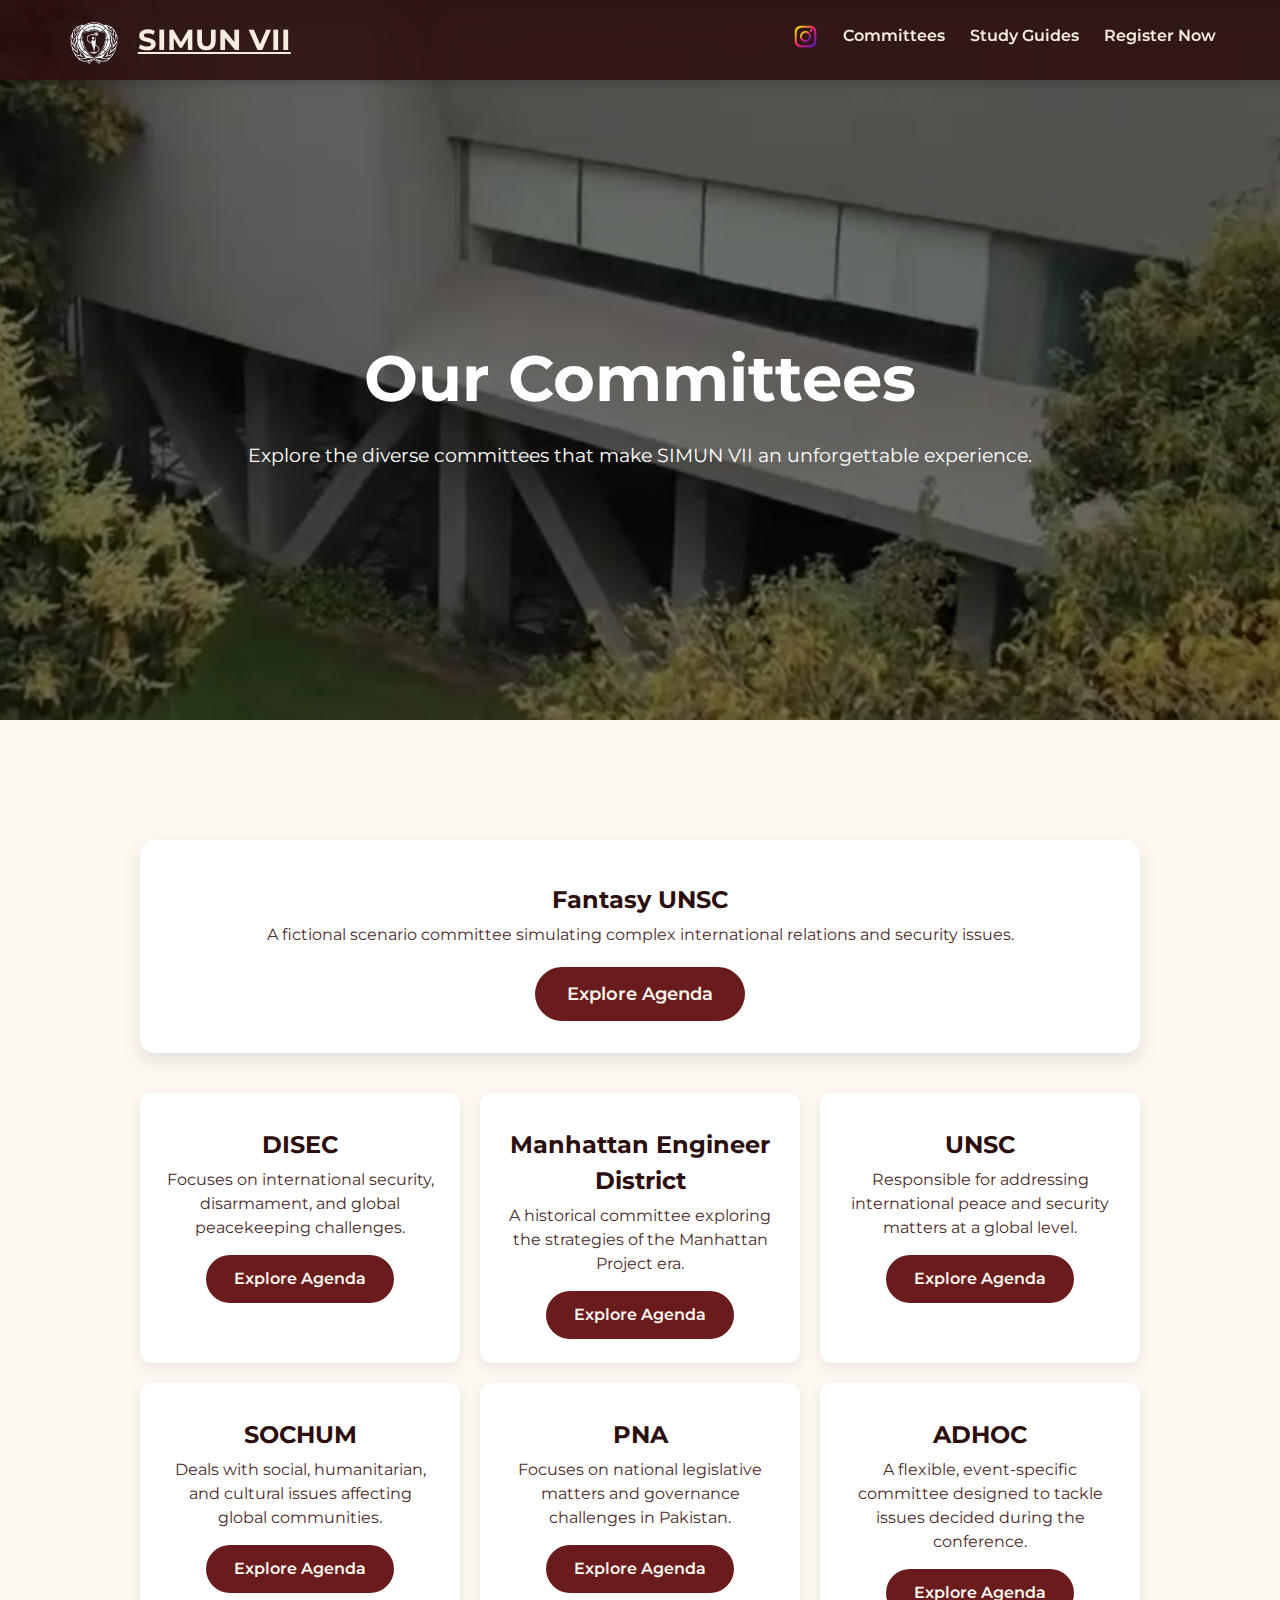
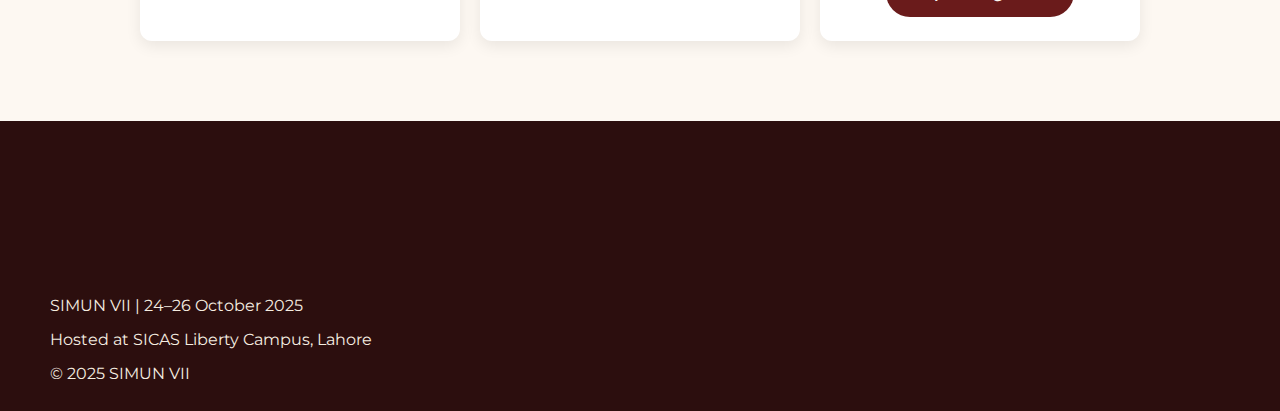
<file: studyguides.html>
<!DOCTYPE html>
<html lang="en">
<head>
  <meta charset="UTF-8">
  <meta name="viewport" content="width=device-width, initial-scale=1.0">
  <title>Committees | SIMUN VII</title>
  <link rel="stylesheet" href="committees.css">
</head>
<body>
  <header>
<nav class="navbar">
  <div class="logo-container">
    <a href="index.html">
      <img src="images/sicas-logo.png" alt="SICAS Logo" class="logo">
    </a>
    <a href="index.html" class="site-title">SIMUN VII</a>
  </div>
  <ul class="nav-links">
    <li>
      <a href="https://www.instagram.com/simunvii._/" target="_blank">
        <img src="images/instagram-logo.png" alt="Instagram" class="nav-ico">
      </a>
    </li>
    <li><a href="committees.html" class="active">Committees</a></li>
    <li><a href="studyguides.html">Study Guides</a></li>
    <li><a href="register.html">Register Now</a></li>
  </ul>
</nav>

  </header>


  <!-- Hero Section -->
<section class="hero">
  <div class="hero-content">
    <h1>Our Committees</h1>
    <p>Explore the diverse committees that make SIMUN VII an unforgettable experience.</p>
  </div>
</section>

  <!-- Committees Section -->
  <section class="committee-list">
  <!-- Large Top Card -->
  <div class="committee-card large-card">
    <h2>Fantasy UNSC</h2>
    <p>A fictional scenario committee simulating complex international relations and security issues.</p>
    
    <a href="#" class="btn">Explore Agenda</a>
  </div>

  <!-- Grid of 6 smaller cards -->
  <div class="committee-grid">
    <div class="committee-card">
      <h2>DISEC</h2>
      <p>Focuses on international security, disarmament, and global peacekeeping challenges.</p>
      <a href="#" class="btn">Explore Agenda</a>
    </div>

    <div class="committee-card">

      <h2>Manhattan Engineer District</h2>
      <p>A historical committee exploring the strategies of the Manhattan Project era.</p>
      <a href="#" class="btn">Explore Agenda</a>
    </div>

    <div class="committee-card">
    
      <h2>UNSC</h2>
      <p>Responsible for addressing international peace and security matters at a global level.</p>
      <a href="#" class="btn">Explore Agenda</a>
    </div>

    <div class="committee-card">
      <h2>SOCHUM</h2>
      <p>Deals with social, humanitarian, and cultural issues affecting global communities.</p>
      <a href="#" class="btn">Explore Agenda</a>
    </div>

    <div class="committee-card">
   
      <h2>PNA</h2>
      <p>Focuses on national legislative matters and governance challenges in Pakistan.</p>
      <a href="#" class="btn">Explore Agenda</a>
    </div>

    <div class="committee-card">
  
      <h2>ADHOC</h2>
      <p>A flexible, event-specific committee designed to tackle issues decided during the conference.</p>
      <a href="#" class="btn">Explore Agenda</a>
    </div>
  </div>
</section>


  <!-- Footer -->
  <footer>
    <div class="footer-info">
      <p>SIMUN VII | 24–26 October 2025</p>
      <p>Hosted at SICAS Liberty Campus, Lahore</p>
      <p>© 2025 SIMUN VII</p>
    </div>
    <iframe src="https://www.google.com/maps/embed?pb=!1m18!1m12!1m3!1d13605.600685320524!2d74.31897045076023!3d31.513167369253164!2m3!1f0!2f0!3f0!3m2!1i1024!2i768!4f13.1!3m3!1m2!1s0x3919045e6a53688f%3A0xede2774b0019b449!2sSICAS%20Liberty%20Complex%20SLC!5e0!3m2!1sen!2s!4v1758469439883!5m2!1sen!2s" allowfullscreen="" loading="lazy" referrerpolicy="no-referrer-when-downgrade"></iframe>
  </footer>
</body>
</html>
</file>
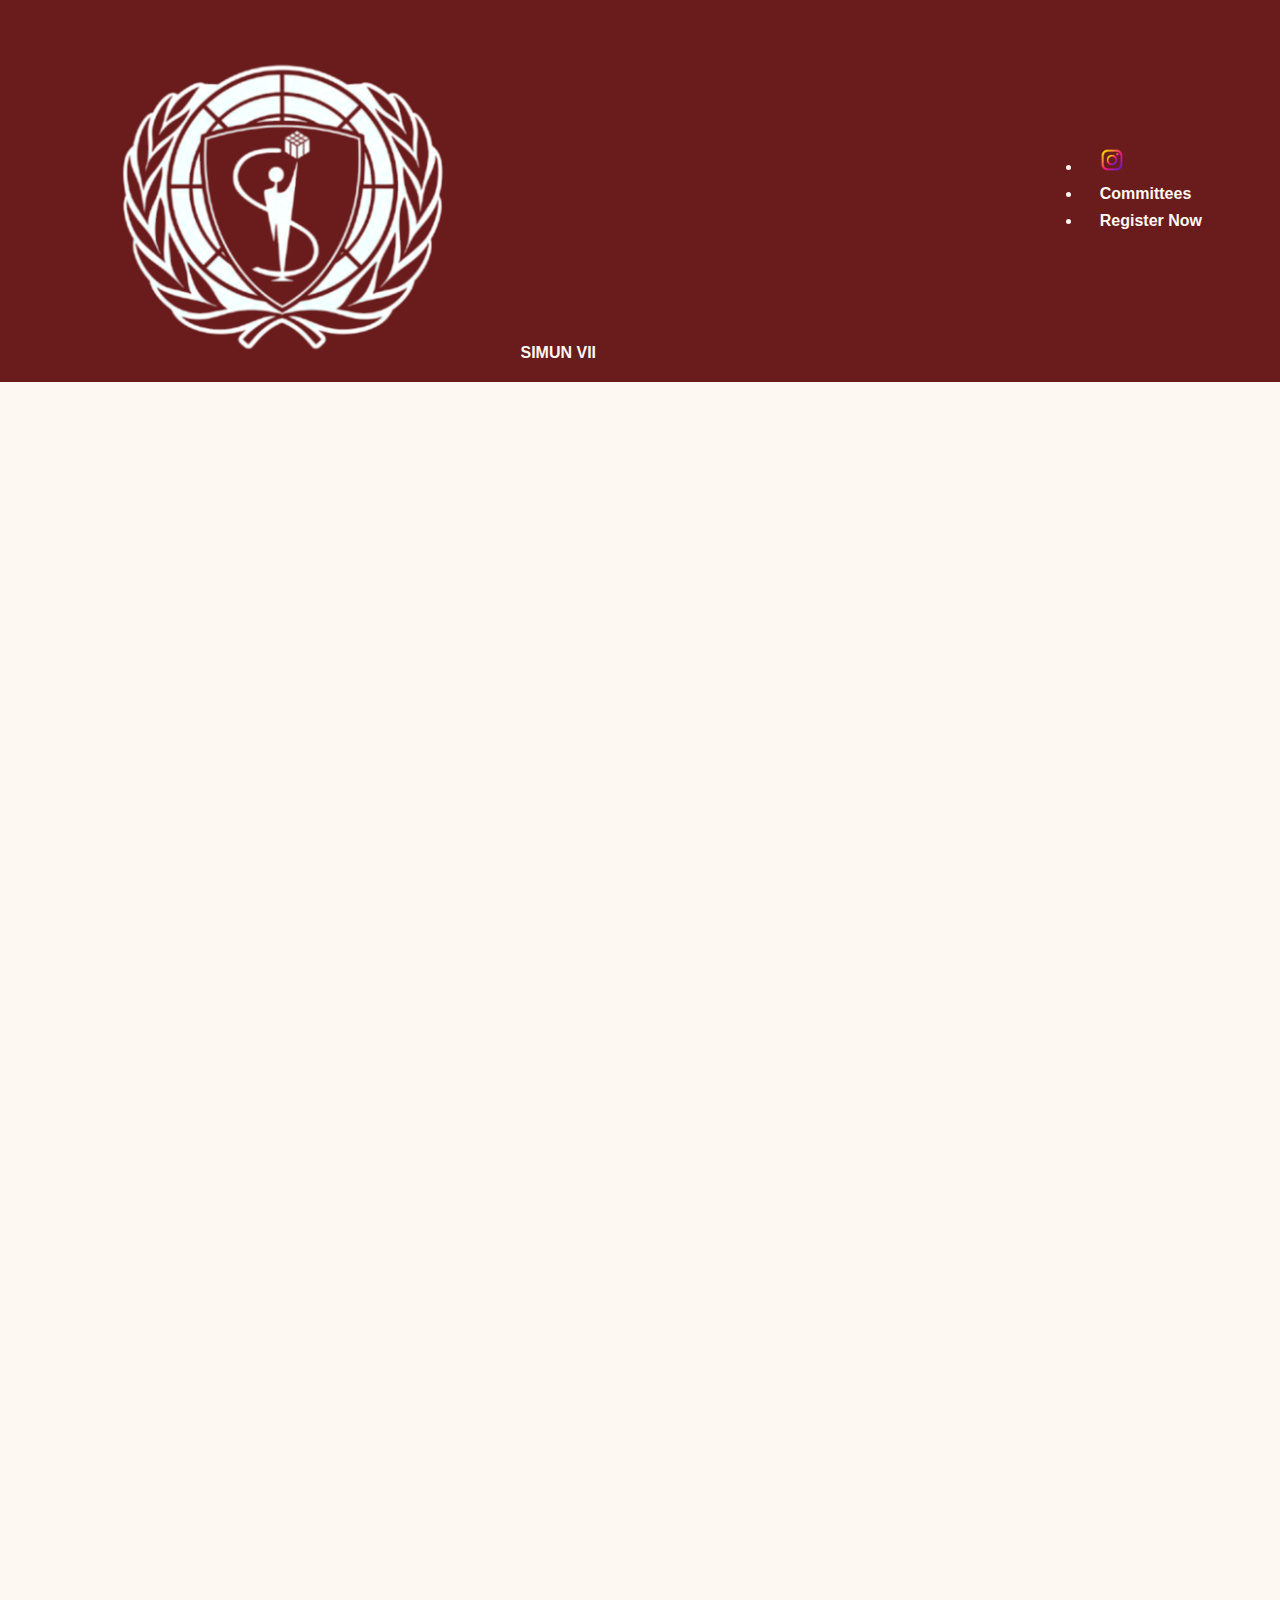
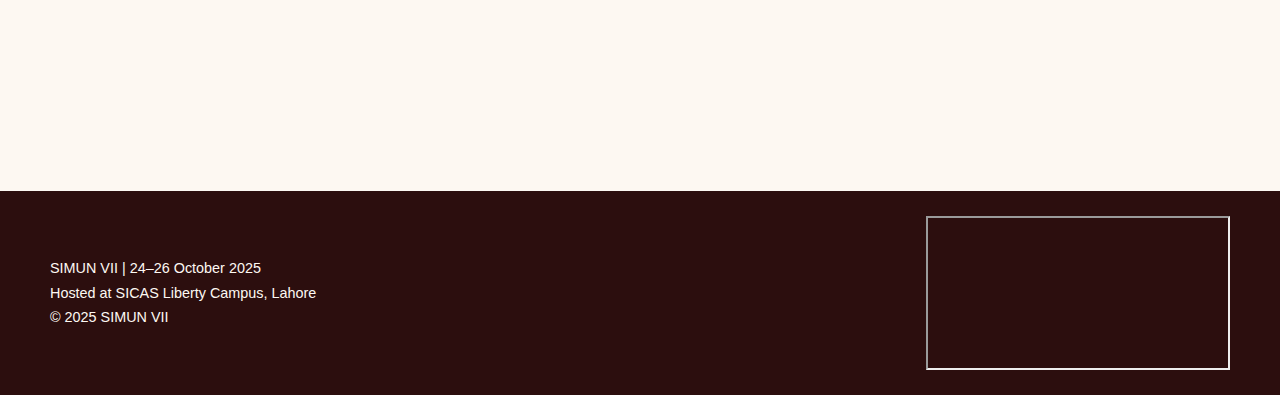
<file: unsc.html>
<!DOCTYPE html>
<html lang="en">
<head>
  <meta charset="UTF-8">
  <meta name="viewport" content="width=device-width, initial-scale=1.0">
  <title>UNSC</title>
  <link rel="stylesheet" href="allcommittees.css">
</head>

<body>
  <!-- Navbar -->
  <header>
    <nav class="navbar">
      <div class="logo-container">
        <a href="index.html">
          <img src="images/sicas-logo.png" alt="SICAS Logo" class="logo">
        </a>
        <a href="index.html" class="site-title">SIMUN VII</a>
      </div>

      <!-- Hamburger -->
      <div class="hamburger" id="hamburger">
        <span></span>
        <span></span>
        <span></span>
      </div>

      <!-- Nav Links -->
      <ul class="nav-links">
        <li>
          <a href="https://www.instagram.com/simunvii._/" target="_blank">
            <img src="images/instagram-logo.png" alt="Instagram" class="nav-ico" style="height:24px;">
          </a>
        </li>
        <li><a href="committees.html">Committees</a></li>
        <li><a href="register.html">Register Now</a></li>
      </ul>
    </nav>
  </header>


  <!-- Committee Section -->
<section class="committee-section">
  <div class="committee-container">
    <h1 class="committee-title">UNSC</h1>
    <h2 class="committee-agenda">The Situation in Afghanistan Post-Taliban Takeover: Security, governance, and humanitarian crisis management.</h2>
    <p class="committee-desc"> The United Nations Security Council stands at the forefront of maintaining international peace and security. 
      Delegates in this high-intensity committee will grapple with crises that test their negotiation skills, strategic thinking, and political acumen. 
      With the power to pass binding resolutions, the UNSC challenges participants to balance diplomacy with decisive action in an environment of 
      constant geopolitical tension. Expect heated debates, strategic alliances, and moments that define leadership on a global scale.
    </p>

    <section class="pdf-section">
      <div class="pdf-box">
        <h2>Study Guide</h2>
        <iframe src="pdfs/SIMUN_UNSC_STUDYGUIDE.pdf"></iframe>
        <a href="pdfs/SIMUN_UNSC_STUDYGUIDE.pdf" target="_blank" class="btn">Download Study Guide</a>
      </div>
    </section>
  </div>
</section>


  <!-- Footer -->
  <footer>
    <div class="footer-info">
      <p>SIMUN VII | 24–26 October 2025</p>
      <p>Hosted at SICAS Liberty Campus, Lahore</p>
      <p>© 2025 SIMUN VII</p>
    </div>
    <iframe src="https://www.google.com/maps/embed?pb=!1m18!1m12!1m3!1d13605.600685320524!2d74.31897045076023!3d31.513167369253164!2m3!1f0!2f0!3f0!3m2!1i1024!2i768!4f13.1!3m3!1m2!1s0x3919045e6a53688f%3A0xede2774b0019b449!2sSICAS%20Liberty%20Complex%20SLC!5e0!3m2!1sen!2s!4v1758469439883!5m2!1sen!2s" allowfullscreen="" loading="lazy" referrerpolicy="no-referrer-when-downgrade"></iframe>
  </footer>
<script src="script.js"></script>
</body>
</html>
</file>
<file: style.css>
/* === Fonts & Base === */
@import url('https://fonts.googleapis.com/css2?family=Montserrat:wght@400;600;700&display=swap');

* {
  margin: 0;
  padding: 0;
  box-sizing: border-box;
}

body {
  font-family: 'Montserrat', sans-serif;
  background-color: #fdf8f2;
  color: #2c0e0e;
  line-height: 1.5;
  overflow-x: hidden;
}

/* === Header / Navbar === */
header {
  position: fixed;
  top: 0;
  width: 100%;
  background: rgba(44,14,14,0.85);
  display: flex;
  justify-content: center;
  z-index: 1000;
  padding: 20px 5%;
  box-shadow: 0 2px 10px rgba(0,0,0,0.2);
}

.navbar {
  max-width: 1200px;
  width: 100%;
  display: flex;
  justify-content: space-between;
  align-items: center;
}

/* Logo */
.logo-container {
  display: flex;
  align-items: center;
  gap: 15px;
}

.logo {
  height: 50px;
  width: auto;
  cursor: pointer;
}

.site-title {
  font-weight: 700;
  font-size: 1.8rem;
  color: #f5ede0;
  letter-spacing: 1px;
}

/* Navbar links */
.nav-links {
  list-style: none;
  display: flex; /* default desktop */
  gap: 25px;
  margin-left: 50px;
}

.nav-links a {
  text-decoration: none;
  color: #f5ede0;
  font-weight: 600;
  font-size: 1rem;
  transition: 0.3s;
}

.nav-links a:hover {
  color: #d4b59c;
}

.nav-ico {
  width: 25px;
  height: 25px;
  object-fit: contain;
}

/* Hamburger */
.hamburger {
  display: none;
  flex-direction: column;
  justify-content: space-between;
  width: 25px;
  height: 20px;
  cursor: pointer;
  z-index: 1500;
}

.hamburger span {
  display: block;
  height: 3px;
  width: 100%;
  background: #f5ede0;
  border-radius: 2px;
  transition: all 0.3s ease;
}

.hamburger.open span:nth-child(1) {
  transform: rotate(45deg) translate(5px, 5px);
}
.hamburger.open span:nth-child(2) {
  opacity: 0;
}
.hamburger.open span:nth-child(3) {
  transform: rotate(-45deg) translate(5px, -5px);
}

/* === Sections === */
.section {
  padding: 40px 5%;
  text-align: center;
  background-color: #d4b59c;
}

#committees {
  padding-top: 60px;
}

#studyguides {
  padding-bottom: 60px;
}

.section h2 {
  margin-bottom: 10px;
}

.section p {
  margin-bottom: 10px;
}

.btn-secondary {
  margin-top: 15px;
}

/* Buttons */
.btn {
  display: inline-block;
  background: #6a1b1b;
  color: #fdf8f2;
  padding: 12px 28px;
  border-radius: 40px;
  font-weight: 600;
  text-decoration: none;
  transition: 0.3s;
}

.btn:hover {
  background: #8b2c2c;
  transform: scale(1.05);
}

/* === Hero Section with Ken Burns Effect === */
.hero {
  position: relative;
  height: 100vh;
  display: flex;
  justify-content: center;
  align-items: center;
  text-align: center;
  overflow: hidden;
  padding-top: 100px;
  padding-bottom: 10%;
}

.hero::before {
  content: '';
  position: absolute;
  inset: 0;
  background: url('images/school.png') center center / cover no-repeat;
  z-index: 0;
  
  /* Ken Burns animation */
  animation: kenburns 20s ease-in-out infinite alternate;
  transform-origin: center;
}

@keyframes kenburns {
  0% {
    transform: scale(1) translate(0, 0);
  }
  50% {
    transform: scale(1.1) translate(-2%, -2%);
  }
  100% {
    transform: scale(1.2) translate(2%, 2%);
  }
}

.hero::after {
  content: '';
  position: absolute;
  inset: 0;
  background: rgba(0, 0, 0, 0.55); /* overlay */
  z-index: 1;
}


.hero-content {
  position: relative;
  z-index: 2;
  display: flex;
  flex-direction: column;
  align-items: center;
  gap: 10px;
  transform: translateY(10%);
}

.hero h1 {
  font-size: 6rem;
  font-weight: 800;
  color: #ffffff;
  text-shadow: 2px 2px 12px rgba(0,0,0,0.7);
  margin: 0;
}

.hero .dates {
  font-size: 2.1rem;
  font-weight: 500;
  color: #ffffff;
  text-shadow: 1px 1px 5px rgba(0,0,0,0.5);
}

.hero .quote {
  font-size: 1.5rem;
  font-style: italic;
  color: rgba(255,255,255,0.85);
  max-width: 500px;
}


.hero .btn {
  margin-top: 20px;
  background: #6a1b1b;
  color: #fdf8f2;
  padding: 14px 32px;
  border-radius: 40px;
  font-weight: 600;
  font-size: 1.1rem;
  text-decoration: none;
  transition: all 0.3s ease;
}

.hero .btn:hover {
  background: #8b2c2c;
  transform: scale(1.05);
  box-shadow: 0 6px 15px rgba(0,0,0,0.3);
}

/* Footer */
footer {
  background: #2c0e0e;
  color: #f5ede0;
  display: flex;
  justify-content: space-between;
  align-items: flex-start;
  padding: 20px 50px;
  flex-wrap: wrap;
  min-height: 250px;
  position: relative;
}

footer .footer-info {
  max-width: 50%;
  display: flex;
  flex-direction: column;
  margin-top: auto;
}

footer .footer-info p {
  margin: 5px 0;
  font-size: 1rem;
}

footer iframe {
  border: 0;
  width: 400px;
  height: 250px;
  border-radius: 10px;
}

footer a {
  color: #d4b59c;
  text-decoration: none;
}

/* === Responsive === */
@media (max-width: 1024px) {
  footer {
    flex-direction: column;
    align-items: center;
    text-align: center;
    gap: 30px;
  }

  footer .footer-info {
    max-width: 100%;
    margin-top: 0;
  }

  footer iframe {
    width: 100%;
    height: 200px;
  }
}

@media (max-width: 768px) {
  .hamburger {
    display: flex;
  }

  .nav-links {
    position: absolute;
    top: 70px;
    right: 20px;
    width: auto;
    flex-direction: column;
    align-items: center;
    gap: 15px;
    padding: 20px 30px;
    background: rgba(44,14,14,0.95);
    display: none;
    border-radius: 10px;
    z-index: 1400;
  }

  .nav-links.active {
    display: flex;
  }

  .hero h1 {
    font-size: 3rem;
  }

  .hero .dates {
    font-size: 1.3rem;
  }

  .hero .quote {
    font-size: 1rem;
    padding: 0 10px;
  }
}
/* About Section */
.about {
  background-color: #faf7f2;
  padding: 70px 5%;
}

.about-container {
  max-width: 900px;
  margin: 0 auto;
}

.about-text {
  text-align: center;
  font-style: italic;
  font-weight: 300;
  color: #7a5e5e; /* soft, lighter text */
}

.about-text h2 {
  font-size: 1.8rem;
  color: #6a1b1b;
  margin-bottom: 25px;
  font-style: normal; /* keep title bold & clean */
  font-weight: 700;
}

.about-text p {
  font-size: 1.05rem;
  line-height: 1.8;
  margin-bottom: 18px;
}

.about-quote {
  font-size: 1.2rem;
  color: #555;
  margin: 25px 0;
  letter-spacing: 0.5px;
}
/* Countdown Section */
.countdown-section {
  background: #fdf8f2; /* cream base */
  color: #6a1b1b;      /* maroon text */
  text-align: center;
  padding: 100px 20px;
  font-family: 'Montserrat', sans-serif;
}

.countdown-section h2 {
  font-size: 2.2rem;
  margin-bottom: 40px;
  font-weight: 700;
}

#countdown {
  display: flex;
  justify-content: center;
  gap: 30px;
  flex-wrap: wrap;
}

.time-box {
  background: #fff;
  border: 2px solid #6a1b1b;
  border-radius: 15px;
  padding: 25px 20px;
  width: 120px;
  box-shadow: 0 6px 12px rgba(0,0,0,0.1);
  animation: popIn 0.8s ease;
  transition: transform 0.3s ease, box-shadow 0.3s ease;
}

.time-box:hover {
  transform: translateY(-6px) scale(1.05);
  box-shadow: 0 10px 18px rgba(0,0,0,0.15);
}

.time-box span {
  display: block;
  font-size: 2.5rem;
  font-weight: 700;
  color: #6a1b1b;
  margin-bottom: 10px;
}

.time-box p {
  font-size: 1rem;
  font-weight: 500;
  color: #2c0e0e;
}

/* Animation */
@keyframes popIn {
  0% { opacity: 0; transform: scale(0.8); }
  100% { opacity: 1; transform: scale(1); }
}

/* Responsive */
@media (max-width: 768px) {
  #countdown { gap: 20px; }
  .time-box { width: 100px; padding: 20px; }
  .time-box span { font-size: 2rem; }
}
</file>
<file: register.css>
@import url('https://fonts.googleapis.com/css2?family=Montserrat:wght@400;600;700&display=swap');

* {
  margin: 0;
  padding: 0;
  box-sizing: border-box;
}

body {
  font-family: 'Montserrat', sans-serif;
  background-color: #fdf8f2;
  color: #2c0e0e;
  line-height: 1.5;
  overflow-x: hidden;
}

/* === Header === */
/* === Header === */
header {
  position: fixed;
  top: 0;
  width: 100%;
  background: rgba(44,14,14,0.85); 
  z-index: 1000;
  padding: 15px 5%;
  box-shadow: 0 2px 10px rgba(0,0,0,0.2);
}

.navbar {
  max-width: 1200px;
  margin: 0 auto;
  display: flex;
  justify-content: space-between;
  align-items: center;
}

.logo-container {
  display: flex;
  align-items: center;
  gap: 15px;
}

.logo-container a {
  display: flex;
  align-items: center;
}

.logo {
  height: 50px;
  width: auto;
  cursor: pointer;
}

.site-title {
  font-weight: 700;
  font-size: 1.8rem;
  color: #f5ede0;
}

.nav-links {
  list-style: none;
  display: flex;
  gap: 25px;
}

.nav-links li {
  display: inline-block;
}

.nav-links a {
  text-decoration: none;
  color: #f5ede0;
  font-weight: 600;
  font-size: 1rem;
  transition: 0.3s;
}

.nav-links a:hover,
.nav-links a.active {
  color: #d4b59c;
}

/* Responsive navbar */
@media (max-width: 768px) {
  .navbar {
    flex-direction: column;
    align-items: center;
    gap: 15px;
  }
  .nav-links {
    flex-direction: column;
    gap: 10px;
  }
}

@media (max-width: 480px) {
  .site-title { font-size: 1.4rem; }
  .logo { height: 45px; }
}

.nav-ico {
  width: 25px;
  height: 25px;
  object-fit: contain;
}

/* Hero Section */
.hero {
  height: 80vh;
  display: flex;
  justify-content: center;
  align-items: center;
  text-align: center;
  background: url('images/school.png') center center / cover no-repeat fixed;
  padding-top: 80px;
  position: relative;
}

.hero::before {
  content: '';
  position: absolute;
  inset: 0;
  background: rgba(0,0,0,0.5);
  z-index: 1;
}

.hero h1, .hero p {
  position: relative;
  z-index: 2;
  color: #fff;
}

.hero h1 {
  font-size: 4rem;
  margin-bottom: 15px;
}

.hero p {
  font-size: 1.2rem;
}

.register-buttons {
  margin-top: 20px;
  display: flex;
  gap: 20px;
  justify-content: center;
  flex-wrap: wrap;
}

/* Committees Section */
.committee-list {
  padding: 120px 5px 80px;
  display: flex;
  flex-direction: column;
  align-items: center;
  gap: 40px;
}

.committee-card.large-card {
  width: 100%;
  max-width: 1000px;
  background: #fff;
  padding: 2rem;
  border-radius: 15px;
  text-align: center;
  box-shadow: 0 8px 20px rgba(0,0,0,0.1);
}

.committee-grid {
  display: grid;
  grid-template-columns: repeat(auto-fit, minmax(280px, 1fr));
  gap: 20px;
  width: 100%;
  max-width: 1000px;
}

.committee-card {
  background: #fff;
  padding: 1.5rem;
  border-radius: 12px;
  text-align: center;
  box-shadow: 0 5px 15px rgba(0,0,0,0.08);
  transition: transform 0.3s, box-shadow 0.3s;
}

.committee-card:hover {
  transform: translateY(-5px);
  box-shadow: 0 10px 25px rgba(0,0,0,0.12);
}

.committee-card h2 {
  margin: 10px 0 5px;
  color: #2c0e0e;
  font-size: 1.5rem;
}

.committee-card p {
  font-size: 1rem;
  color: #4a2a2a;
}

.committee-logo {
  width: 60px;
  height: 60px;
  object-fit: contain;
  margin-bottom: 15px;
}

.committee-card.large-card .committee-logo {
  width: 80px;
  height: 80px;
}


/* === Explore Agenda Button inside Committee Cards === */
/* Explore Agenda Button inside Committee Cards */
.committee-card .btn {
  display: inline-block;
  background: #6a1b1b; /* red button */
  color: #fdf8f2;
  padding: 12px 28px;
  border-radius: 40px;
  font-weight: 600;
  text-decoration: none;
  transition: 0.3s;
  margin-top: 15px; /* spacing from description */
}

.committee-card .btn:hover {
  background: #8b2c2c; /* darker red on hover */
  transform: scale(1.05);
}


/* Optional: adjust spacing for large top card */
.committee-card.large-card .btn {
  font-size: 1.1rem;
  padding: 14px 32px;
  margin-top: 20px;
}


/* === Footer === */
footer {
  background: #2c0e0e;
  color: #f5ede0;
  display: flex;
  justify-content: space-between;
  align-items: flex-start; /* keep map top-aligned */
  padding: 20px 50px;
  flex-wrap: wrap;
  min-height: 250px; /* ensures footer is tall enough */
  position: relative;
}

footer .footer-info {
  max-width: 50%;
  display: flex;
  flex-direction: column;
  margin-top: auto; /* pushes info to bottom */
}

footer .footer-info p {
  margin: 5px 0;
  font-size: 1rem;
}

footer iframe {
  border: 0;
  width: 400px;
  height: 250px;
  border-radius: 10px;
}

/* Responsive */
@media (max-width: 1024px) {
  .nav-links { gap: 15px; }
  .committee-grid { grid-template-columns: repeat(auto-fit, minmax(250px, 1fr)); }
  footer { flex-direction: column; align-items: center; gap: 30px; }
  footer .footer-info { max-width: 100%; }
  footer iframe { width: 100%; height: 200px; }
}

@media (max-width: 768px) {
  .hero h1 { font-size: 3rem; }
  .hero p { font-size: 1rem; }
}

@media (max-width: 480px) {
  .committee-grid { grid-template-columns: 1fr; }
  .hero h1 { font-size: 2.2rem; }
  .hero p { font-size: 0.9rem; }
}
</file>
<file: committees.css>
@import url('https://fonts.googleapis.com/css2?family=Montserrat:wght@400;600;700&display=swap');

* {
  margin: 0;
  padding: 0;
  box-sizing: border-box;
}

body {
  font-family: 'Montserrat', sans-serif;
  background-color: #fdf8f2;
  color: #2c0e0e;
  line-height: 1.5;
  overflow-x: hidden;
}

/* === Header === */
header {
  position: fixed;
  top: 0;
  width: 100%;
  background: rgba(44,14,14,0.85);
  z-index: 1000;
  padding: 15px 5%;
  box-shadow: 0 2px 10px rgba(0,0,0,0.2);
}

.navbar {
  max-width: 1200px;
  margin: 0 auto;
  display: flex;
  justify-content: space-between;
  align-items: center;
}

.logo-container {
  display: flex;
  align-items: center;
  gap: 15px;
}

.logo-container a {
  display: flex;
  align-items: center;
}

.logo {
  height: 50px;
  width: auto;
  cursor: pointer;
}

.site-title {
  font-weight: 700;
  font-size: 1.8rem;
  color: #f5ede0;
}

/* Nav Links */
.nav-links {
  list-style: none;
  display: flex;
  gap: 25px;
}

.nav-links li {
  display: inline-block;
}

.nav-links a {
  text-decoration: none;
  color: #f5ede0;
  font-weight: 600;
  font-size: 1rem;
  transition: 0.3s;
}

.nav-links a:hover {
  color: #d4b59c;
}

/* === Hamburger (Homepage style) === */
.hamburger {
  display: none;
  font-size: 2rem;
  cursor: pointer;
  color: #f5ede0;
  z-index: 1500;
}

/* Hamburger spans animation (only needed if you want the X animation) */
.hamburger span {
  display: block;
  height: 3px;
  width: 25px;
  background: #f5ede0;
  margin: 5px 0;
  border-radius: 2px;
  transition: 0.3s;
}

.hamburger.open span:nth-child(1) {
  transform: rotate(45deg) translate(5px, 5px);
}
.hamburger.open span:nth-child(2) {
  opacity: 0;
}
.hamburger.open span:nth-child(3) {
  transform: rotate(-45deg) translate(5px, -5px);
}


/* Responsive Navbar */
@media (max-width: 768px) {
  .hamburger {
    display: flex;
  }
  .nav-links {
    display: none;
    flex-direction: column;
    gap: 15px;
    background: rgba(44,14,14,0.95);
    position: absolute;
    top: 70px;
    right: 5%;
    width: 200px;
    padding: 20px;
    border-radius: 10px;
  }
  .nav-links.active {
    display: flex;
  }
}

@media (max-width: 480px) {
  .site-title { font-size: 1.4rem; }
  .logo { height: 45px; }
}

.nav-ico {
  width: 25px;
  height: 25px;
  object-fit: contain;
}

/* === Hero Section === */
.hero {
  height: 80vh;
  display: flex;
  justify-content: center;
  align-items: center;
  text-align: center;
  background: url('images/school.png') center center / cover no-repeat fixed;
  padding-top: 80px;
  position: relative;
}

.hero::before {
  content: '';
  position: absolute;
  inset: 0;
  background: rgba(0,0,0,0.5);
  z-index: 1;
}

.hero h1,
.hero p {
  position: relative;
  z-index: 2;
  color: #fff;
}

.hero h1 {
  font-size: 4rem;
  margin-bottom: 15px;
}

.hero p {
  font-size: 1.2rem;
}

/* Responsive hero text */
@media (max-width: 768px) {
  .hero h1 { font-size: 2.5rem; }
  .hero p { font-size: 1rem; }
}

@media (max-width: 480px) {
  .hero { height: 60vh; }
  .hero h1 { font-size: 1.8rem; }
  .hero p { font-size: 0.9rem; }
}

/* === Committees Section === */
.committee-list {
  padding: 120px 5px 80px;
  display: flex;
  flex-direction: column;
  align-items: center;
  gap: 40px;
}

.committee-card.large-card {
  width: 100%;
  max-width: 1000px;
  background: #fff;
  padding: 2rem;
  border-radius: 15px;
  text-align: center;
  box-shadow: 0 8px 20px rgba(0,0,0,0.1);
}

.committee-grid {
  display: grid;
  grid-template-columns: repeat(auto-fit, minmax(280px, 1fr));
  gap: 20px;
  width: 100%;
  max-width: 1000px;
}

.committee-card {
  background: #fff;
  padding: 1.5rem;
  border-radius: 12px;
  text-align: center;
  box-shadow: 0 5px 15px rgba(0,0,0,0.08);
  transition: transform 0.3s, box-shadow 0.3s;
}

.committee-card:hover {
  transform: translateY(-5px);
  box-shadow: 0 10px 25px rgba(0,0,0,0.12);
}

.committee-card h2 {
  margin: 10px 0 5px;
  color: #2c0e0e;
  font-size: 1.5rem;
}

.committee-card p {
  font-size: 1rem;
  color: #4a2a2a;
}

.committee-logo {
  width: 60px;
  height: 60px;
  object-fit: contain;
  margin-bottom: 15px;
}

.committee-card.large-card .committee-logo {
  width: 80px;
  height: 80px;
}

/* Explore Agenda Button */
.committee-card .btn {
  display: inline-block;
  background: #6a1b1b;
  color: #fdf8f2;
  padding: 12px 28px;
  border-radius: 40px;
  font-weight: 600;
  text-decoration: none;
  transition: 0.3s;
  margin-top: 15px;
}

.committee-card .btn:hover {
  background: #8b2c2c;
  transform: scale(1.05);
}

.committee-card.large-card .btn {
  font-size: 1.1rem;
  padding: 14px 32px;
  margin-top: 20px;
}

/* === Footer === */
footer {
  background: #2c0e0e;
  color: #f5ede0;
  display: flex;
  justify-content: space-between;
  align-items: flex-start;
  padding: 20px 50px;
  flex-wrap: wrap;
  min-height: 250px;
  position: relative;
}

footer .footer-info {
  max-width: 50%;
  display: flex;
  flex-direction: column;
  margin-top: auto;
}

footer .footer-info p {
  margin: 5px 0;
  font-size: 1rem;
}

footer iframe {
  border: 0;
  width: 400px;
  height: 250px;
  border-radius: 10px;
}

/* Responsive footer */
@media (max-width: 1024px) {
  .nav-links { gap: 15px; }
  .committee-grid { grid-template-columns: repeat(auto-fit, minmax(250px, 1fr)); }
  footer { flex-direction: column; align-items: center; gap: 30px; }
  footer .footer-info { max-width: 100%; }
  footer iframe { width: 100%; height: 200px; }
}

/* === Popup Modal === */
.modal-overlay {
  position: fixed;
  inset: 0;
  background: rgba(0,0,0,0.5);
  display: none;
  justify-content: center;
  align-items: center;
  z-index: 2000;
}

.modal-overlay.active {
  display: flex;
}

.modal {
  background: #fff;
  padding: 2rem;
  border-radius: 12px;
  border: 3px solid #6a1b1b;
  max-width: 600px;
  width: 90%;
  position: relative;
  text-align: left;
  box-shadow: 0 8px 25px rgba(0,0,0,0.2);
  max-height: 80vh;
  overflow-y: auto;
}

.modal h2 {
  margin-bottom: 10px;
  color: #6a1b1b;
  font-size: 1.8rem;
}

.modal p {
  font-size: 1rem;
  line-height: 1.6;
  white-space: pre-line;
}

.modal .close-btn {
  position: absolute;
  top: 10px;
  right: 10px;
  width: 28px;
  height: 28px;
  background: #fff;
  color: #6a1b1b;
  border: 2px solid #6a1b1b;
  border-radius: 50%;
  text-align: center;
  line-height: 24px;
  font-weight: bold;
  cursor: pointer;
  font-size: 1rem;
  transition: 0.3s;
}

.modal .close-btn:hover {
  background: #6a1b1b;
  color: #fff;
  transform: scale(1.1);
}
</file>
<file: allcommittees.css>
/* General Reset */
* {
  margin: 0;
  padding: 0;
  box-sizing: border-box;
}

body {
  font-family: 'Poppins', sans-serif;
  background-color: #fdf8f2;
  color: #2c0e0e;
  line-height: 1.7;
  overflow-x: hidden;
}

/* Navbar (same as main site) */
nav {
  width: 100%;
  background-color: #6a1b1b;
  color: #fdf8f2;
  display: flex;
  justify-content: space-between;
  align-items: center;
  padding: 16px 60px;
  position: sticky;
  top: 0;
  z-index: 1000;
}

nav a {
  color: #fdf8f2;
  text-decoration: none;
  font-weight: 600;
  margin: 0 18px;
  transition: 0.3s;
}

nav a:hover {
  color: #e5c7b5;
}

.logo {
  font-size: 1.6rem;
  font-weight: 700;
}

/* Committee Section */
.committee-page {
  padding: 100px 15px 80px;
  max-width: 1100px;
  margin: 0 auto;
  text-align: center;
}

.committee-page h1 {
  font-size: 2.5rem;
  color: #6a1b1b;
  margin-bottom: 25px;
}

.committee-page p {
  font-size: 1.1rem;
  color: #3a1e1e;
  margin-bottom: 50px;
  text-align: justify;
}

/* PDF Section */
.pdf-section {
  display: flex;
  justify-content: center;
  align-items: flex-start;
  gap: 30px;
  flex-wrap: wrap;
}

.pdf-box {
  background: #fff;
  border-radius: 15px;
  padding: 20px;
  box-shadow: 0 6px 20px rgba(0, 0, 0, 0.1);
  width: 100%;
  max-width: 520px;
}

.pdf-box h2 {
  color: #6a1b1b;
  font-size: 1.3rem;
  margin-bottom: 15px;
}

.pdf-box iframe {
  width: 100%;
  height: 600px;
  border: none;
  border-radius: 10px;
}

/* Footer */
footer {
  background-color: #2c0e0e;
  color: #fdf8f2;
  padding: 25px 50px;
  display: flex;
  justify-content: space-between;
  align-items: center;
  position: relative;
  width: 100%;
}

footer p {
  margin: 0;
  font-size: 0.9rem;
}

footer a {
  color: #e5c7b5;
  text-decoration: none;
}

footer a:hover {
  color: #fff;
}

/* Responsive */
@media (max-width: 768px) {
  nav {
    flex-direction: column;
    padding: 12px 20px;
  }

  nav a {
    margin: 8px 0;
  }

  .committee-page {
    padding: 70px 20px;
  }

  .pdf-section {
    flex-direction: column;
    align-items: center;
  }

  .pdf-box iframe {
    height: 450px;
  }

  footer {
    flex-direction: column;
    text-align: center;
    gap: 10px;
  }
}
/* Committee Section (Refined for Aesthetic) */
.committee-section {
  max-width: 1000px;
  margin: 80px auto;
  padding: 0 20px;
  text-align: center;
}

.committee-container {
  background: #fff;
  border-radius: 20px;
  box-shadow: 0 6px 25px rgba(0, 0, 0, 0.08);
  padding: 60px 40px;
}

.committee-title {
  color: #6a1b1b;
  font-size: 2.4rem;
  margin-bottom: 15px;
}

.committee-agenda {
  color: #8b2c2c;
  font-style: italic;
  font-size: 1.3rem;
  margin-bottom: 25px;
}

.committee-desc {
  color: #3a1e1e;
  font-size: 1.1rem;
  line-height: 1.8;
  text-align: justify;
  margin-bottom: 25px;
}

.committee-note {
  font-style: italic;
  color: #6a1b1b;
  text-align: center;
  margin-top: 30px;
  font-size: 1rem;
}

/* PDF Dual Box Layout */
.pdf-duo {
  display: flex;
  justify-content: center;
  align-items: flex-start;
  flex-wrap: wrap;
  gap: 30px;
  margin-top: 50px;
}

.pdf-duo .pdf-box {
  flex: 1 1 480px;
  max-width: 520px;
}

/* Animation for smooth load */
.committee-container {
  opacity: 0;
  transform: translateY(25px);
  animation: fadeInUp 0.8s ease-out forwards;
}

@keyframes fadeInUp {
  to {
    opacity: 1;
    transform: translateY(0);
  }
}
.btn {
  display: inline-block;
  background: #6a1b1b;
  color: #fdf8f2;
  padding: 12px 28px;
  border-radius: 40px;
  font-weight: 600;
  text-decoration: none;
  transition: 0.3s;
  margin-top: 20px;
}

.btn:hover {
  background: #8b2c2c;
  transform: scale(1.05);
}
</file>
